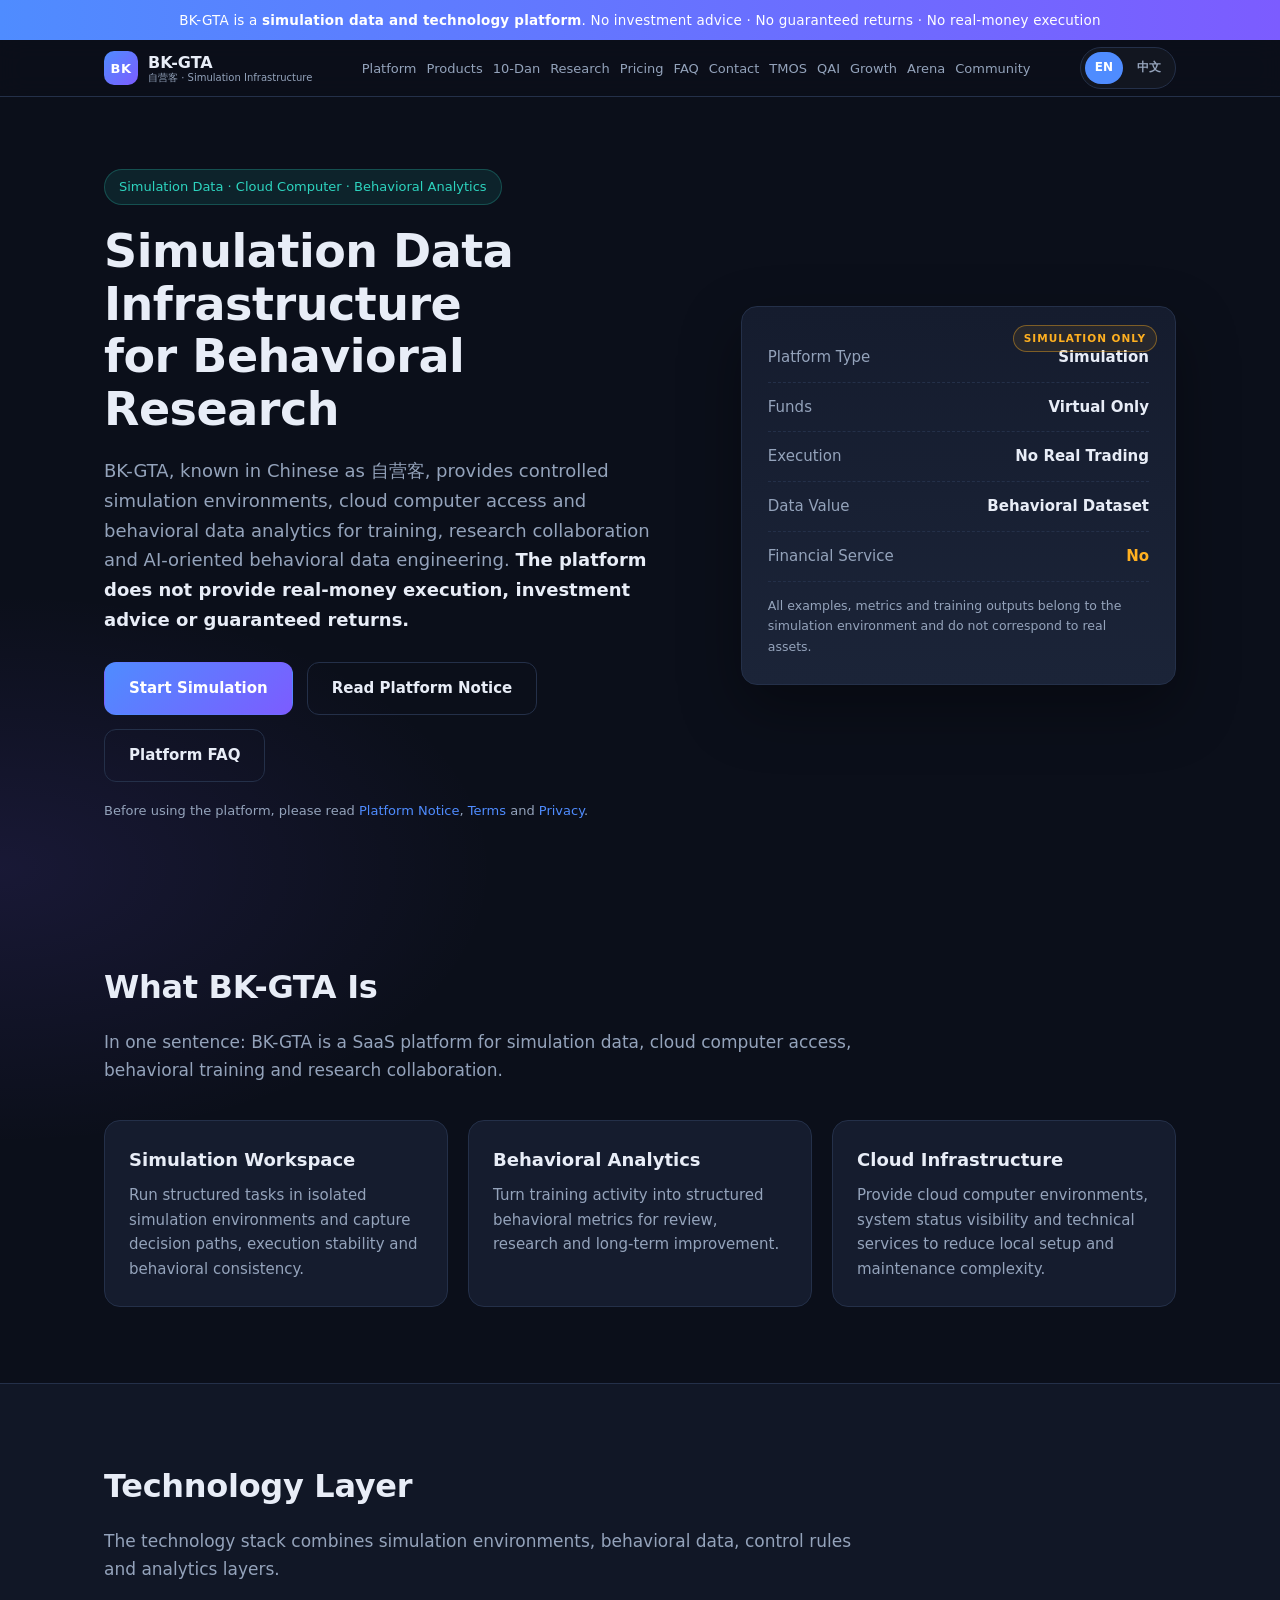
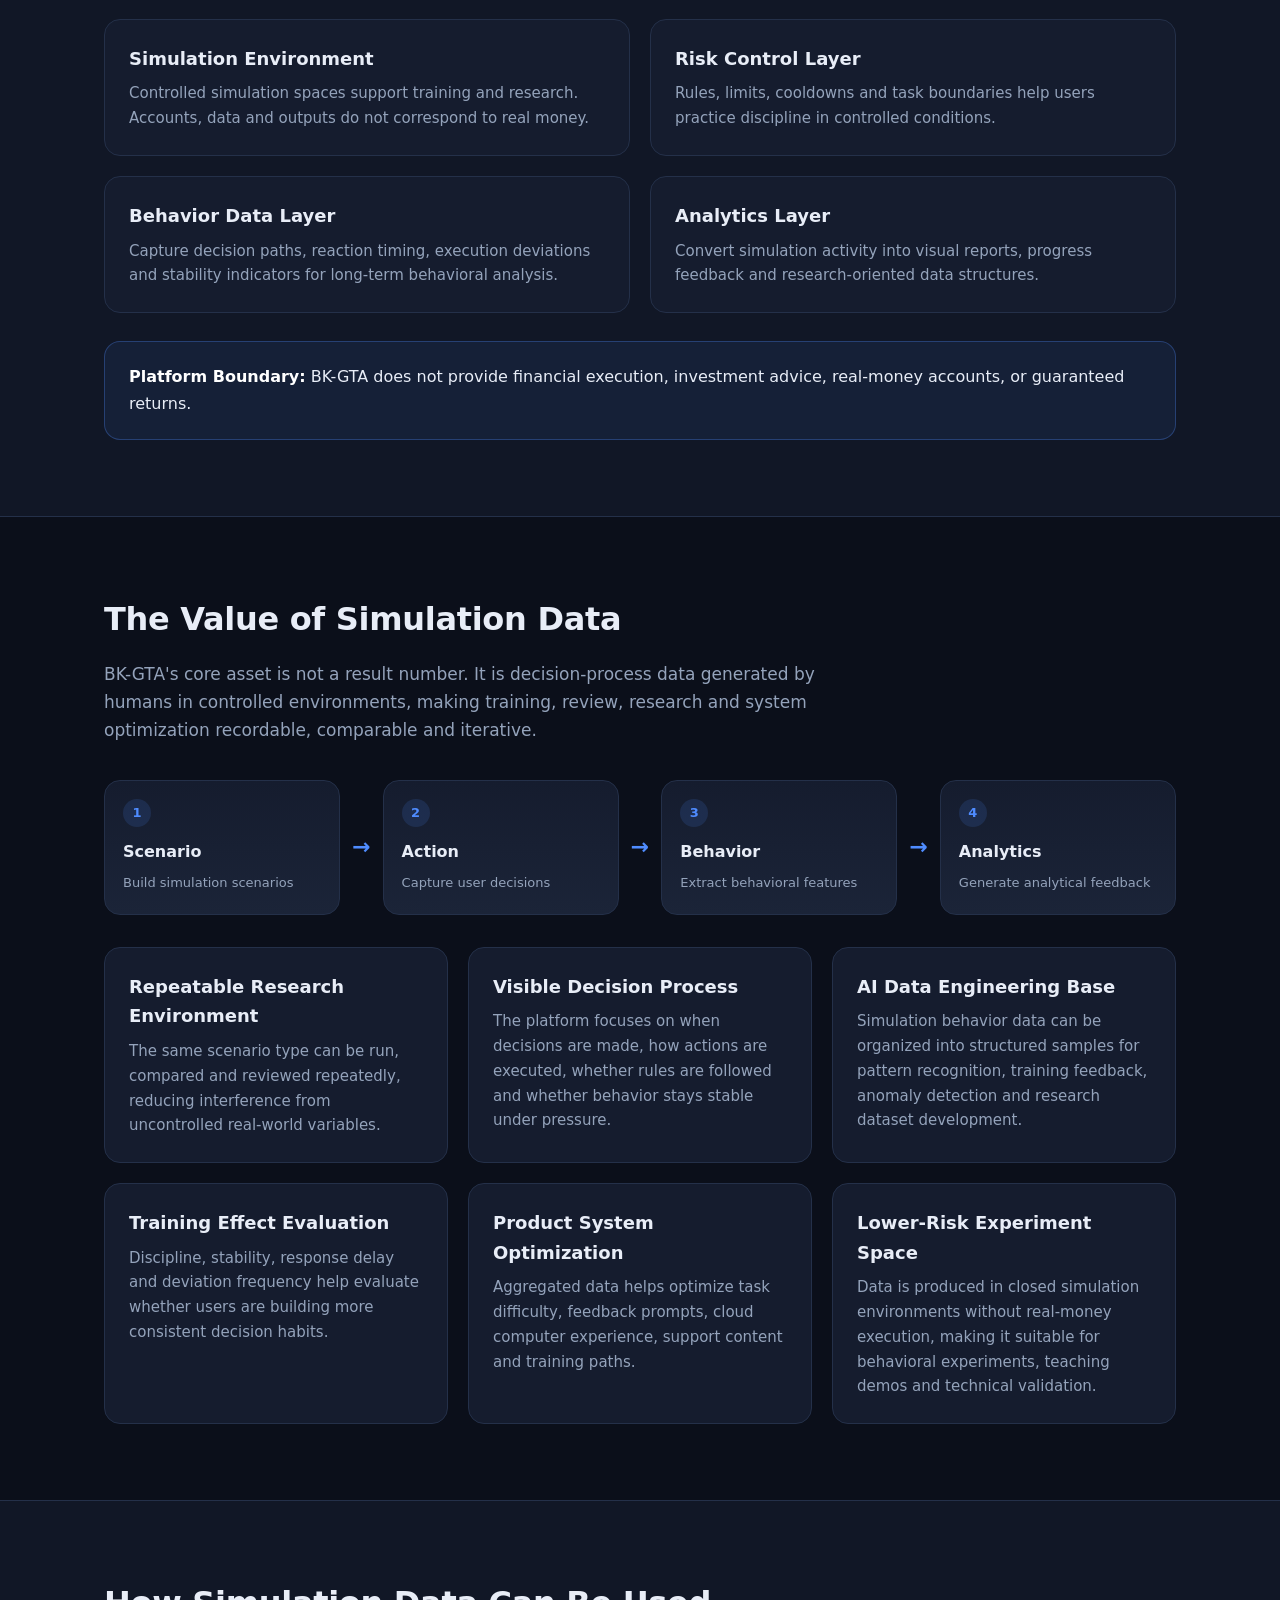
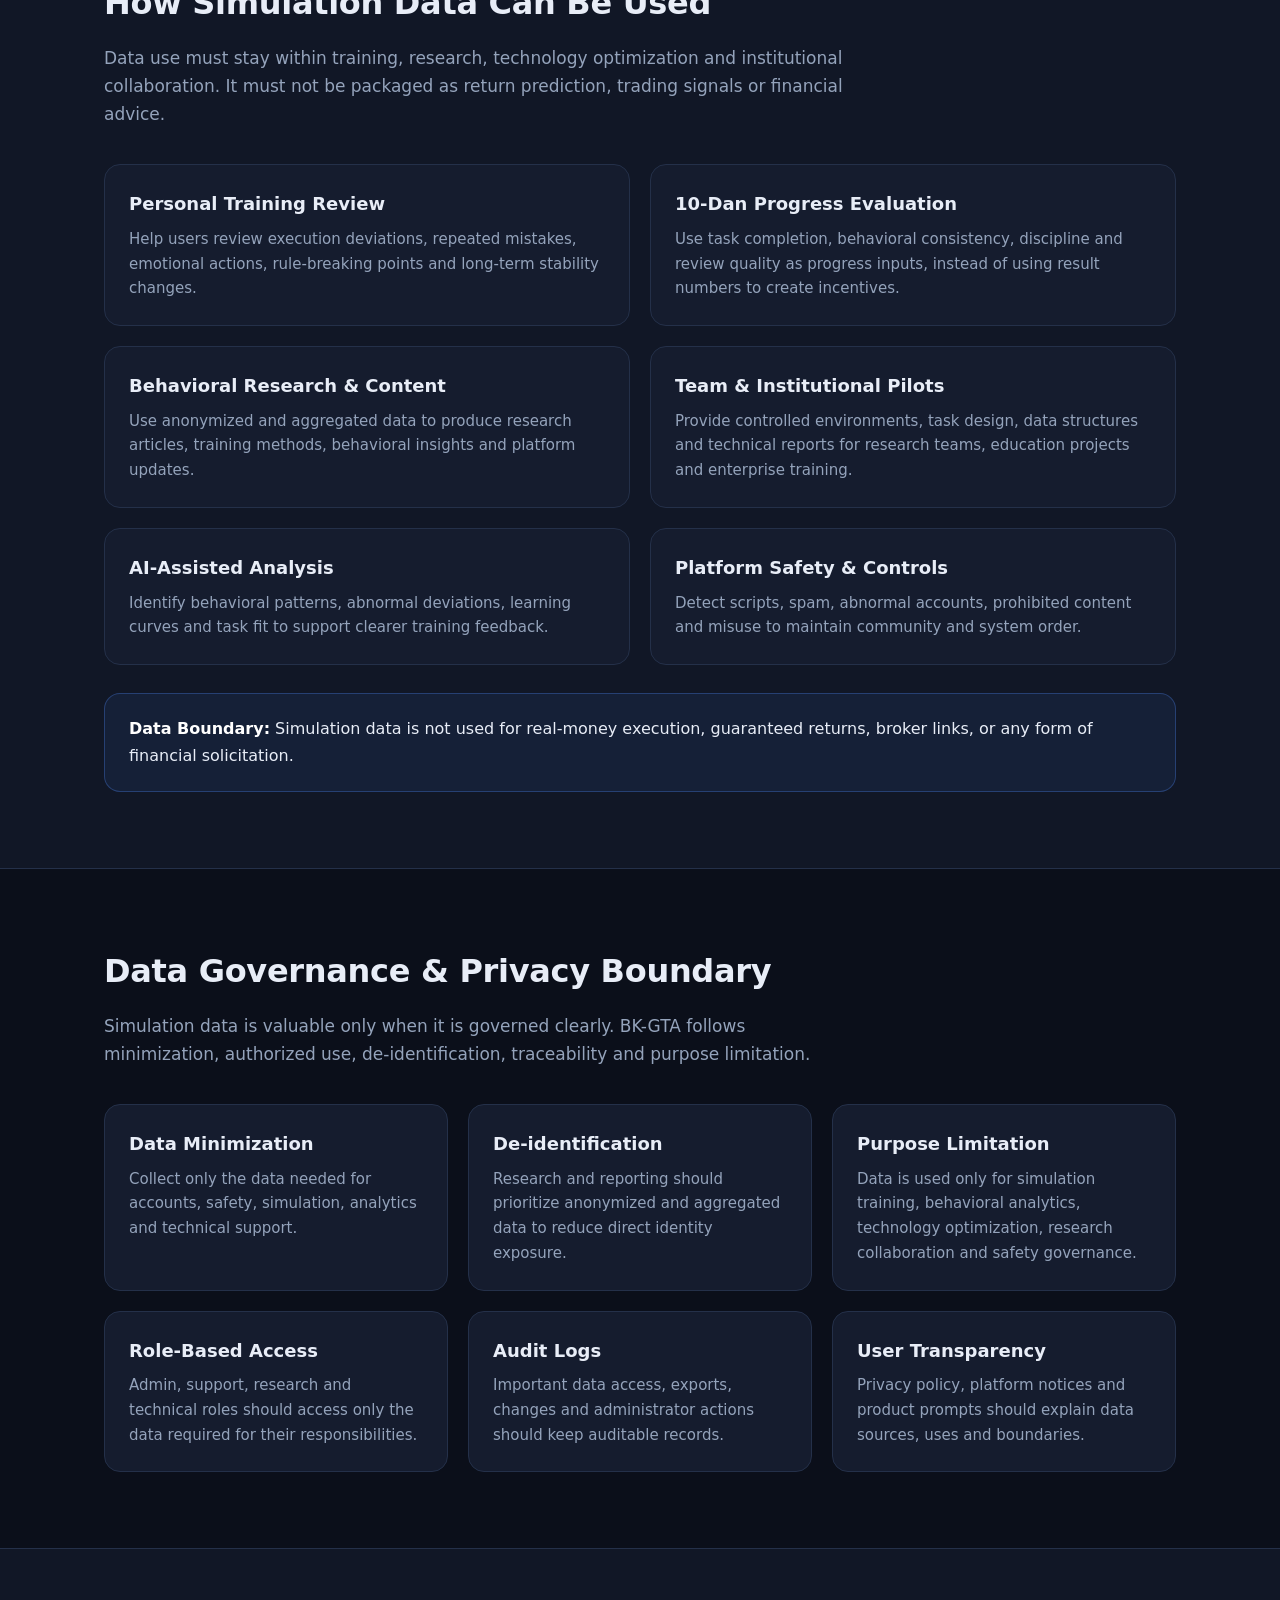
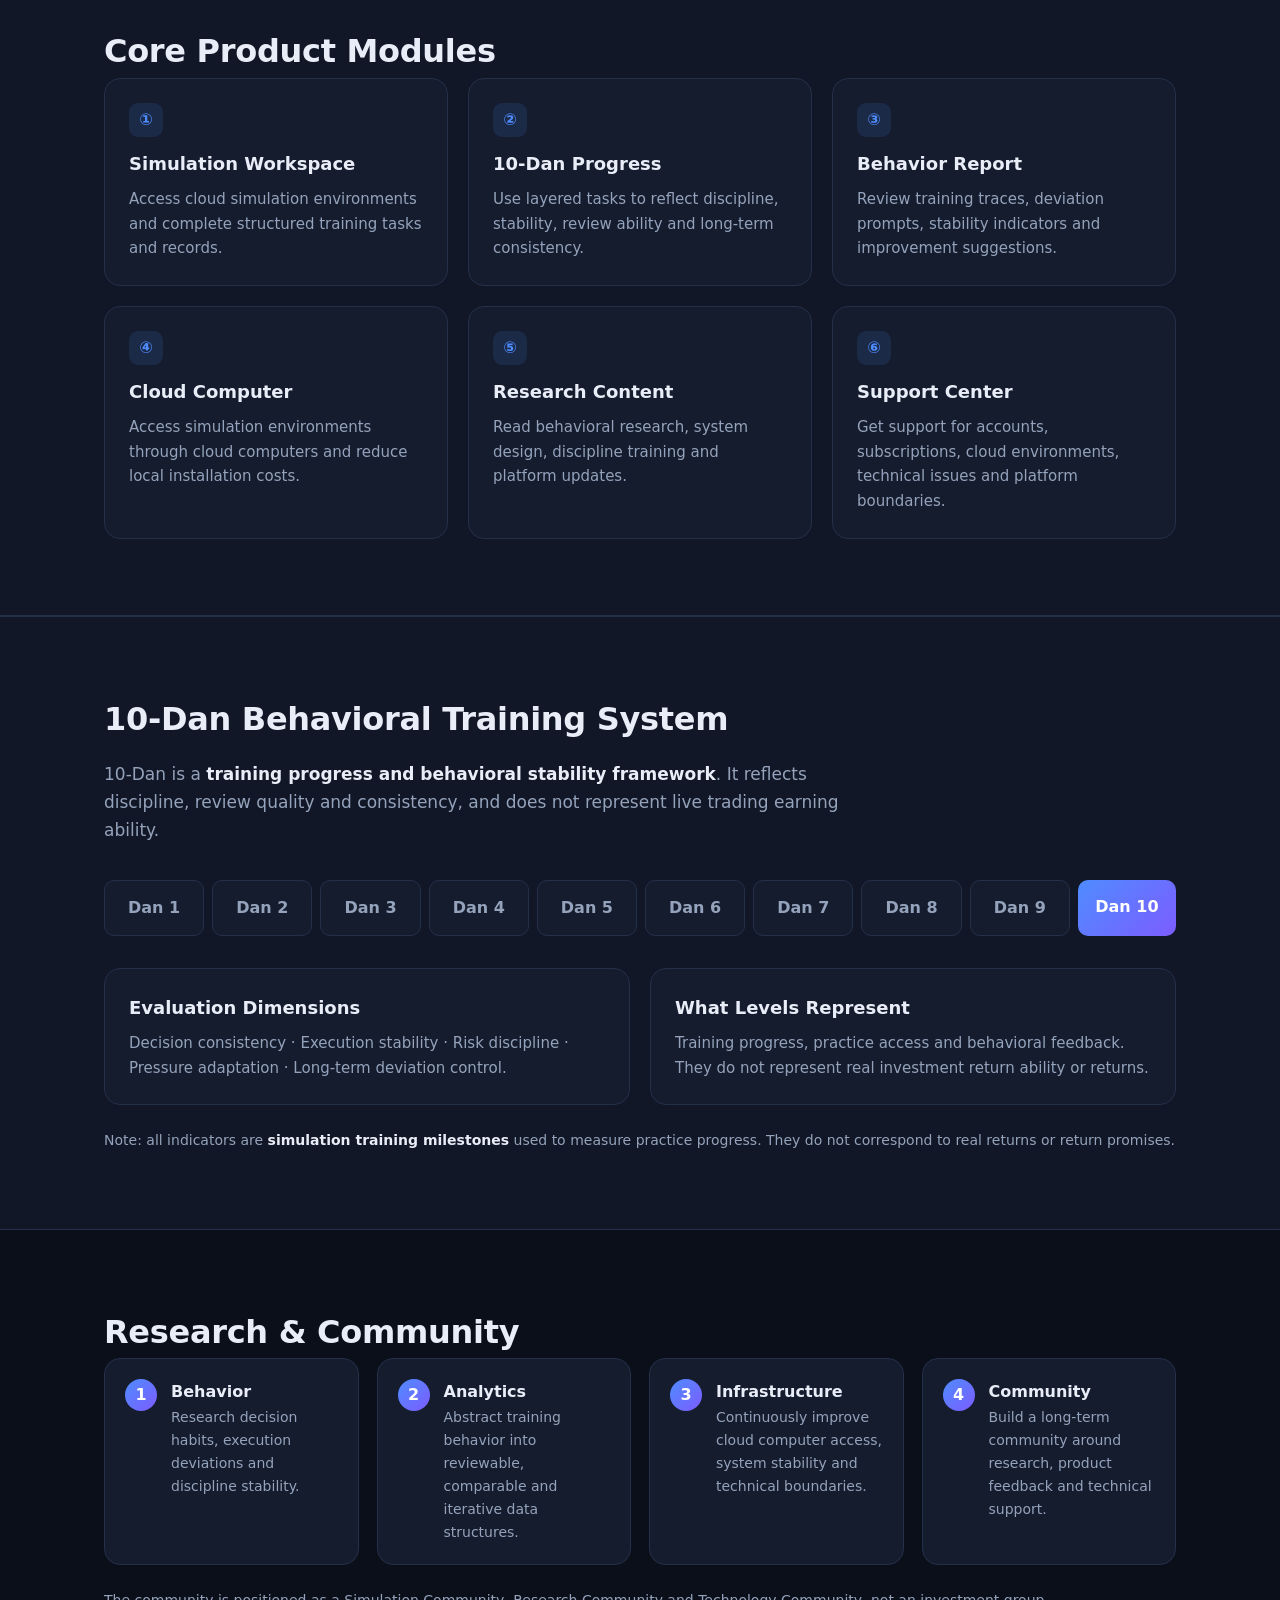
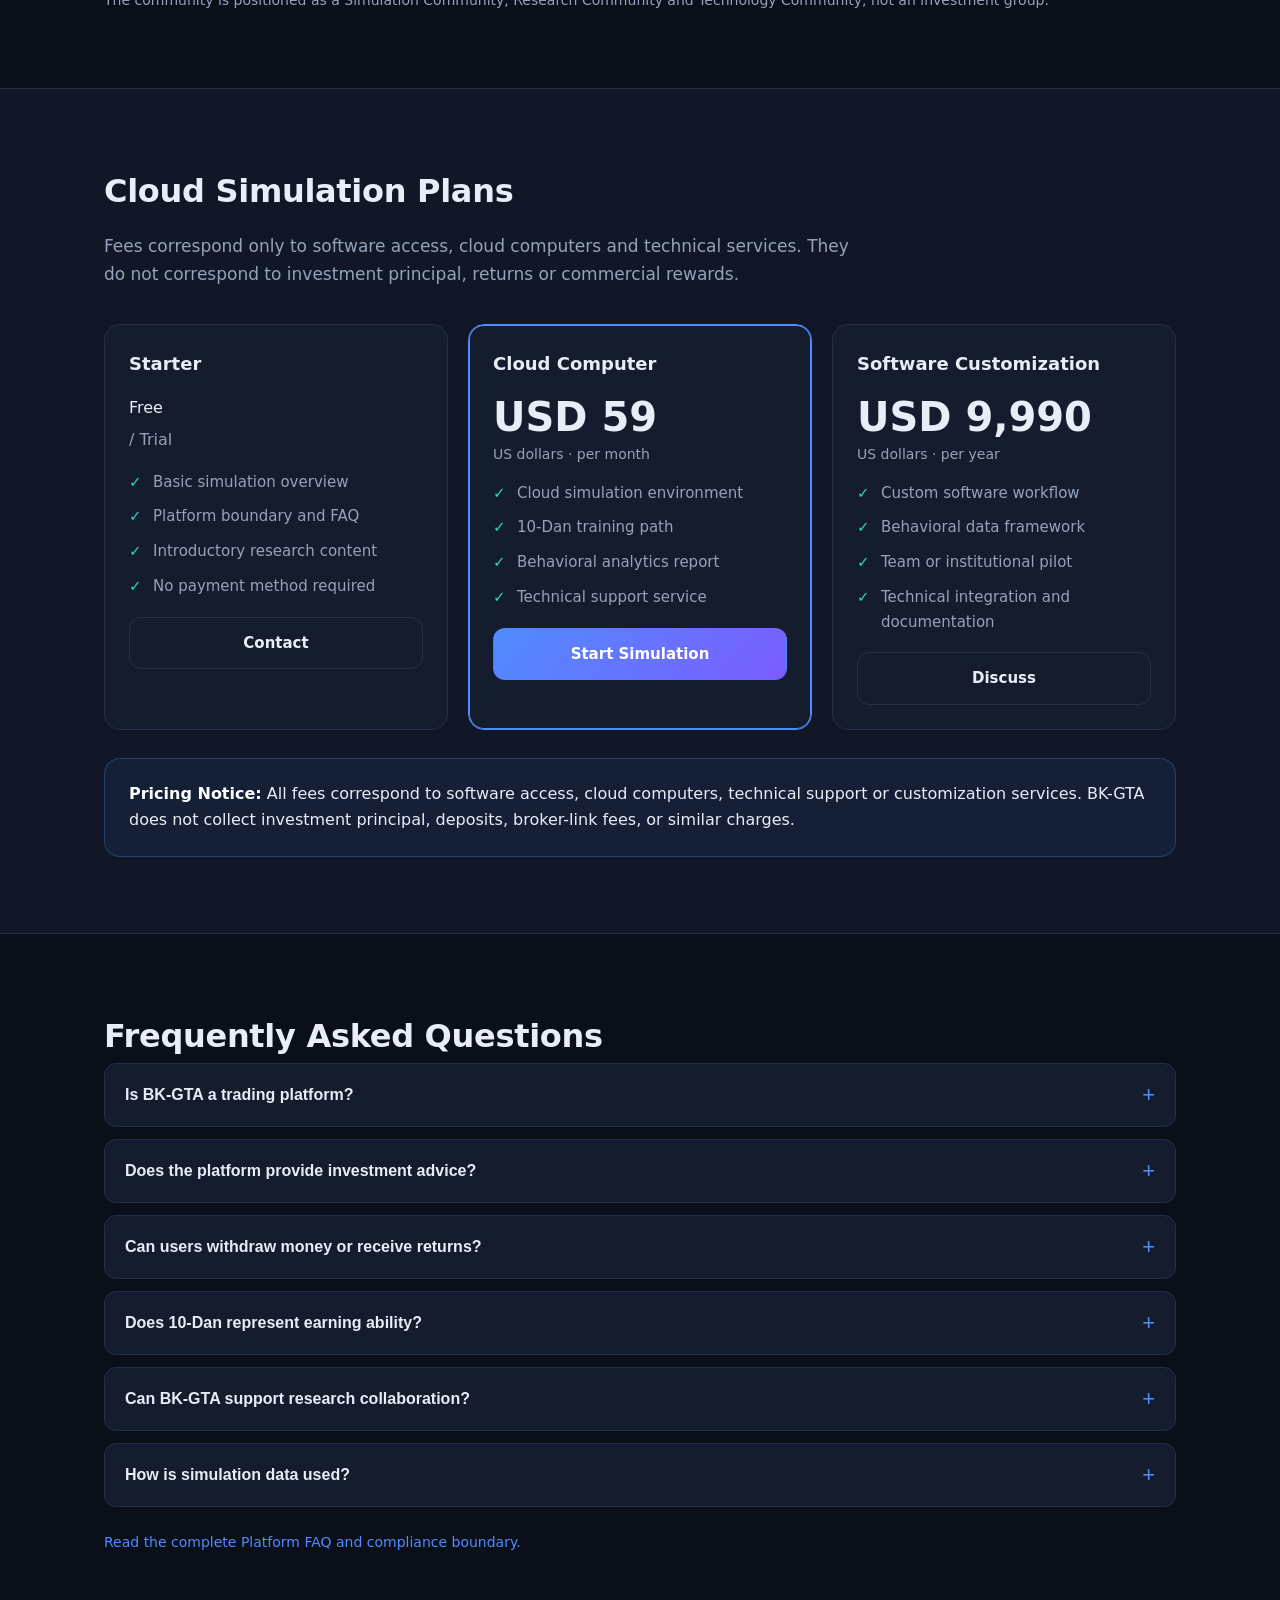
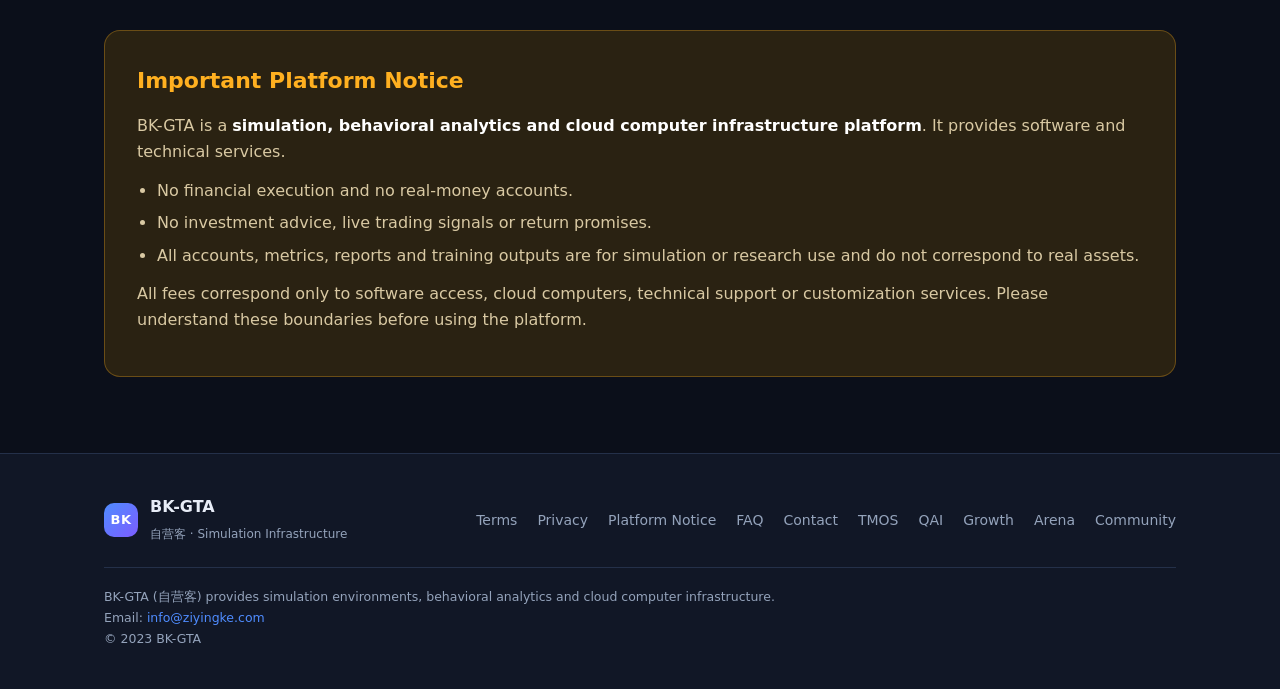
<file: index.html>
<!DOCTYPE html>
<html lang="en">
<head>
  <meta charset="UTF-8" />
  <meta name="viewport" content="width=device-width, initial-scale=1.0" />
  <title>BK-GTA | AI Behavioral Simulation & Infrastructure</title>
  <meta name="description" content="BK-GTA is a simulation data, cloud computer and behavioral analytics platform. Chinese brand name: 自营客. Official domain: ziyingke.com." />
  <link rel="preconnect" href="https://fonts.googleapis.com" />
  <link rel="stylesheet" href="assets/css/style.css" />
</head>
<body>
  <!-- 顶部合规提示条 -->
  <div class="topbar" role="note">
    <span data-en="BK-GTA is a <strong>simulation data and technology platform</strong>. No investment advice · No guaranteed returns · No real-money execution" data-zh="BK-GTA 是<strong>仿真数据与技术服务平台</strong>。不提供投资建议 · 不承诺收益 · 不涉及真实资金交易">BK-GTA is a <strong>simulation data and technology platform</strong>. No investment advice · No guaranteed returns · No real-money execution</span>
  </div>

  <!-- 导航 -->
  <header class="nav" id="nav">
    <div class="container nav-inner">
      <a class="brand" href="#top">
        <span class="brand-mark">BK</span>
        <span class="brand-text">BK-GTA<small data-en="自营客 · Simulation Infrastructure" data-zh="自营客 · 仿真基础设施">自营客 · Simulation Infrastructure</small></span>
      </a>
      <nav class="nav-links" id="navLinks">
        <a href="#what" data-en="Platform" data-zh="平台">Platform</a>
        <a href="#features" data-en="Products" data-zh="产品">Products</a>
        <a href="#rank">10-Dan</a>
        <a href="#research" data-en="Research" data-zh="研究">Research</a>
        <a href="#pricing" data-en="Pricing" data-zh="价格">Pricing</a>
        <a href="platform-faq.html">FAQ</a>
        <a href="contact.html" data-en="Contact" data-zh="联系">Contact</a>
        <a href="https://t.ziyingke.com/" target="_blank" rel="noopener noreferrer">TMOS</a>
        <a href="https://q.ziyingke.com/" target="_blank" rel="noopener noreferrer">QAI</a>
        <a href="https://g.ziyingke.com/" target="_blank" rel="noopener noreferrer" data-en="Growth" data-zh="成长引擎">Growth</a>
        <a href="https://ai.ziyingke.com/" target="_blank" rel="noopener noreferrer" data-en="Arena" data-zh="决策场">Arena</a>
        <a href="https://bkgta.com" target="_blank" rel="noopener noreferrer" data-en="Community" data-zh="社区">Community</a>
      </nav>
      <div class="lang-switch" aria-label="Language switcher">
        <button type="button" data-lang-switch="en">EN</button>
        <button type="button" data-lang-switch="zh">中文</button>
      </div>
      <button class="nav-toggle" id="navToggle" aria-label="Menu">☰</button>
    </div>
  </header>

  <main id="top">
    <!-- Hero -->
    <section class="hero">
      <div class="container hero-inner">
        <div class="hero-copy">
          <span class="pill" data-en="Simulation Data · Cloud Computer · Behavioral Analytics" data-zh="仿真数据 · 云电脑 · 行为分析">Simulation Data · Cloud Computer · Behavioral Analytics</span>
          <h1 data-en="Simulation Data Infrastructure<br/>for Behavioral Research" data-zh="面向行为研究的<br/>仿真数据基础设施">Simulation Data Infrastructure<br/>for Behavioral Research</h1>
          <p class="lead" data-en="BK-GTA, known in Chinese as 自营客, provides controlled simulation environments, cloud computer access and behavioral data analytics for training, research collaboration and AI-oriented behavioral data engineering. <strong>The platform does not provide real-money execution, investment advice or guaranteed returns.</strong>" data-zh="BK-GTA，中文名“自营客”，提供封闭仿真环境、云电脑访问与行为数据分析，用于训练、研究协作与 AI 行为数据工程。<strong>平台不提供真实资金交易、金融执行、投资建议或收益承诺。</strong>">
            BK-GTA, known in Chinese as 自营客, provides controlled simulation environments, cloud computer access and behavioral data analytics for training, research collaboration and AI-oriented behavioral data engineering.
            <strong>The platform does not provide real-money execution, investment advice or guaranteed returns.</strong>
          </p>
          <div class="hero-cta">
            <a class="btn btn-primary" href="#pricing">Start Simulation</a>
            <a class="btn btn-ghost" href="platform-notice.html" data-en="Read Platform Notice" data-zh="阅读平台声明">Read Platform Notice</a>
            <a class="btn btn-ghost" href="platform-faq.html" data-en="Platform FAQ" data-zh="平台 FAQ">Platform FAQ</a>
          </div>
          <p class="hero-fineprint" data-en="Before using the platform, please read <a href='platform-notice.html'>Platform Notice</a>, <a href='terms.html'>Terms</a> and <a href='privacy.html'>Privacy</a>." data-zh="使用前请阅读 <a href='platform-notice.html'>Platform Notice</a>、<a href='terms.html'>Terms</a> 与 <a href='privacy.html'>Privacy</a>。">Before using the platform, please read <a href="platform-notice.html">Platform Notice</a>, <a href="terms.html">Terms</a> and <a href="privacy.html">Privacy</a>.</p>
        </div>
        <div class="hero-card">
          <div class="sim-badge">SIMULATION ONLY</div>
          <div class="sim-row"><span>Platform Type</span><b>Simulation</b></div>
          <div class="sim-row"><span>Funds</span><b>Virtual Only</b></div>
          <div class="sim-row"><span>Execution</span><b>No Real Trading</b></div>
          <div class="sim-row"><span>Data Value</span><b>Behavioral Dataset</b></div>
          <div class="sim-row"><span>Financial Service</span><b class="no">No</b></div>
          <div class="sim-note" data-en="All examples, metrics and training outputs belong to the simulation environment and do not correspond to real assets." data-zh="所有示例、指标与训练结果均属于仿真环境，不对应真实资产。">All examples, metrics and training outputs belong to the simulation environment and do not correspond to real assets.</div>
        </div>
      </div>
    </section>

    <!-- 是什么 -->
    <section id="what" class="section">
      <div class="container">
        <h2 class="section-title" data-en="What BK-GTA Is" data-zh="BK-GTA 是什么">What BK-GTA Is</h2>
        <p class="section-sub" data-en="In one sentence: BK-GTA is a SaaS platform for simulation data, cloud computer access, behavioral training and research collaboration." data-zh="一句话：BK-GTA 是一个用于仿真数据、云电脑访问、行为训练与研究协作的 SaaS 技术平台。">In one sentence: BK-GTA is a SaaS platform for simulation data, cloud computer access, behavioral training and research collaboration.</p>
        <div class="grid grid-3">
          <div class="card">
            <h3>Simulation Workspace</h3>
            <p data-en="Run structured tasks in isolated simulation environments and capture decision paths, execution stability and behavioral consistency." data-zh="在隔离的仿真环境中完成训练任务，记录决策路径、执行稳定性与行为一致性。">Run structured tasks in isolated simulation environments and capture decision paths, execution stability and behavioral consistency.</p>
          </div>
          <div class="card">
            <h3>Behavioral Analytics</h3>
            <p data-en="Turn training activity into structured behavioral metrics for review, research and long-term improvement." data-zh="将训练过程转化为结构化行为指标，用于复盘、研究与长期改进。">Turn training activity into structured behavioral metrics for review, research and long-term improvement.</p>
          </div>
          <div class="card">
            <h3>Cloud Infrastructure</h3>
            <p data-en="Provide cloud computer environments, system status visibility and technical services to reduce local setup and maintenance complexity." data-zh="提供云端运行环境、系统状态说明与技术服务，降低本地配置和维护复杂度。">Provide cloud computer environments, system status visibility and technical services to reduce local setup and maintenance complexity.</p>
          </div>
        </div>
      </div>
    </section>

    <!-- Technology -->
    <section id="technology" class="section section-alt">
      <div class="container">
        <h2 class="section-title">Technology Layer</h2>
        <p class="section-sub" data-en="The technology stack combines simulation environments, behavioral data, control rules and analytics layers." data-zh="平台以仿真环境、行为数据、风险约束与分析层构成基础技术栈。">The technology stack combines simulation environments, behavioral data, control rules and analytics layers.</p>
        <div class="grid grid-2">
          <div class="card">
            <h3>Simulation Environment</h3>
            <p data-en="Controlled simulation spaces support training and research. Accounts, data and outputs do not correspond to real money." data-zh="封闭仿真空间用于训练与研究，所有账户、数据和结果均不对应真实资金。">Controlled simulation spaces support training and research. Accounts, data and outputs do not correspond to real money.</p>
          </div>
          <div class="card">
            <h3>Risk Control Layer</h3>
            <p data-en="Rules, limits, cooldowns and task boundaries help users practice discipline in controlled conditions." data-zh="通过规则、限制、冷静期和任务边界，帮助用户在可控环境中练习纪律。">Rules, limits, cooldowns and task boundaries help users practice discipline in controlled conditions.</p>
          </div>
          <div class="card">
            <h3>Behavior Data Layer</h3>
            <p data-en="Capture decision paths, reaction timing, execution deviations and stability indicators for long-term behavioral analysis." data-zh="记录决策路径、反应时间、执行偏差和稳定性指标，支持长期行为分析。">Capture decision paths, reaction timing, execution deviations and stability indicators for long-term behavioral analysis.</p>
          </div>
          <div class="card">
            <h3>Analytics Layer</h3>
            <p data-en="Convert simulation activity into visual reports, progress feedback and research-oriented data structures." data-zh="将训练行为转化为可视化报告、进度反馈与研究数据结构。">Convert simulation activity into visual reports, progress feedback and research-oriented data structures.</p>
          </div>
        </div>
        <div class="callout">
          <span data-en="<strong>Platform Boundary:</strong> BK-GTA does not provide financial execution, investment advice, real-money accounts, or guaranteed returns." data-zh="<strong>平台边界：</strong>BK-GTA 不提供金融执行、投资建议、真实资金账户、收益承诺。"><strong>Platform Boundary:</strong> BK-GTA does not provide financial execution, investment advice, real-money accounts, or guaranteed returns.</span>
        </div>
      </div>
    </section>

    <!-- Data Value -->
    <section id="data-value" class="section">
      <div class="container">
        <h2 class="section-title" data-en="The Value of Simulation Data" data-zh="仿真数据的价值">The Value of Simulation Data</h2>
        <p class="section-sub" data-en="BK-GTA's core asset is not a result number. It is decision-process data generated by humans in controlled environments, making training, review, research and system optimization recordable, comparable and iterative." data-zh="BK-GTA 的核心资产不是“结果数字”，而是人在受控环境中的决策过程数据。它让训练、复盘、研究和系统优化变得可记录、可比较、可迭代。">BK-GTA's core asset is not a result number. It is decision-process data generated by humans in controlled environments, making training, review, research and system optimization recordable, comparable and iterative.</p>
        <div class="data-flow" aria-label="simulation data flow">
          <div class="flow-step"><span>1</span><strong>Scenario</strong><small data-en="Build simulation scenarios" data-zh="构建仿真场景">Build simulation scenarios</small></div>
          <div class="flow-arrow">→</div>
          <div class="flow-step"><span>2</span><strong>Action</strong><small data-en="Capture user decisions" data-zh="记录用户决策">Capture user decisions</small></div>
          <div class="flow-arrow">→</div>
          <div class="flow-step"><span>3</span><strong>Behavior</strong><small data-en="Extract behavioral features" data-zh="提取行为特征">Extract behavioral features</small></div>
          <div class="flow-arrow">→</div>
          <div class="flow-step"><span>4</span><strong>Analytics</strong><small data-en="Generate analytical feedback" data-zh="生成分析反馈">Generate analytical feedback</small></div>
        </div>
        <div class="grid grid-3">
          <div class="card">
            <h3 data-en="Repeatable Research Environment" data-zh="可重复的研究环境">Repeatable Research Environment</h3>
            <p data-en="The same scenario type can be run, compared and reviewed repeatedly, reducing interference from uncontrolled real-world variables." data-zh="同一类场景可以被多次运行、对比和复盘，减少真实环境中不可控因素对研究结果的干扰。">The same scenario type can be run, compared and reviewed repeatedly, reducing interference from uncontrolled real-world variables.</p>
          </div>
          <div class="card">
            <h3 data-en="Visible Decision Process" data-zh="行为过程可见">Visible Decision Process</h3>
            <p data-en="The platform focuses on when decisions are made, how actions are executed, whether rules are followed and whether behavior stays stable under pressure." data-zh="平台关注何时决策、如何执行、是否偏离规则、在压力下是否稳定，而不是单一的最终结果。">The platform focuses on when decisions are made, how actions are executed, whether rules are followed and whether behavior stays stable under pressure.</p>
          </div>
          <div class="card">
            <h3 data-en="AI Data Engineering Base" data-zh="AI 数据工程基础">AI Data Engineering Base</h3>
            <p data-en="Simulation behavior data can be organized into structured samples for pattern recognition, training feedback, anomaly detection and research dataset development." data-zh="仿真行为数据可被整理为结构化样本，用于模式识别、训练反馈、异常行为检测和研究型数据集建设。">Simulation behavior data can be organized into structured samples for pattern recognition, training feedback, anomaly detection and research dataset development.</p>
          </div>
          <div class="card">
            <h3 data-en="Training Effect Evaluation" data-zh="训练效果评估">Training Effect Evaluation</h3>
            <p data-en="Discipline, stability, response delay and deviation frequency help evaluate whether users are building more consistent decision habits." data-zh="通过纪律性、稳定性、反应延迟、偏差频率等指标，评估用户是否形成更一致的决策习惯。">Discipline, stability, response delay and deviation frequency help evaluate whether users are building more consistent decision habits.</p>
          </div>
          <div class="card">
            <h3 data-en="Product System Optimization" data-zh="产品系统优化">Product System Optimization</h3>
            <p data-en="Aggregated data helps optimize task difficulty, feedback prompts, cloud computer experience, support content and training paths." data-zh="聚合数据可帮助平台优化任务难度、提示机制、云环境体验、支持文档和训练路径。">Aggregated data helps optimize task difficulty, feedback prompts, cloud computer experience, support content and training paths.</p>
          </div>
          <div class="card">
            <h3 data-en="Lower-Risk Experiment Space" data-zh="低风险实验空间">Lower-Risk Experiment Space</h3>
            <p data-en="Data is produced in closed simulation environments without real-money execution, making it suitable for behavioral experiments, teaching demos and technical validation." data-zh="所有数据产生于封闭仿真环境，不涉及真实资金执行，更适合开展行为实验、教学演示和技术验证。">Data is produced in closed simulation environments without real-money execution, making it suitable for behavioral experiments, teaching demos and technical validation.</p>
          </div>
        </div>
      </div>
    </section>

    <!-- Data Use Cases -->
    <section id="data-use" class="section section-alt">
      <div class="container">
        <h2 class="section-title" data-en="How Simulation Data Can Be Used" data-zh="仿真数据可以用于什么">How Simulation Data Can Be Used</h2>
        <p class="section-sub" data-en="Data use must stay within training, research, technology optimization and institutional collaboration. It must not be packaged as return prediction, trading signals or financial advice." data-zh="数据用途必须围绕训练、研究、技术优化和机构协作，不能被包装为收益预测、交易信号或金融建议。">Data use must stay within training, research, technology optimization and institutional collaboration. It must not be packaged as return prediction, trading signals or financial advice.</p>
        <div class="grid grid-2">
          <div class="card">
            <h3 data-en="Personal Training Review" data-zh="个人训练复盘">Personal Training Review</h3>
            <p data-en="Help users review execution deviations, repeated mistakes, emotional actions, rule-breaking points and long-term stability changes." data-zh="帮助用户查看执行偏差、重复错误、情绪化操作、规则破坏点和长期稳定性变化。">Help users review execution deviations, repeated mistakes, emotional actions, rule-breaking points and long-term stability changes.</p>
          </div>
          <div class="card">
            <h3 data-en="10-Dan Progress Evaluation" data-zh="10-Dan 进阶评估">10-Dan Progress Evaluation</h3>
            <p data-en="Use task completion, behavioral consistency, discipline and review quality as progress inputs, instead of using result numbers to create incentives." data-zh="将任务完成度、行为一致性、纪律执行和复盘质量作为进阶参考，而不是用结果数字制造刺激。">Use task completion, behavioral consistency, discipline and review quality as progress inputs, instead of using result numbers to create incentives.</p>
          </div>
          <div class="card">
            <h3 data-en="Behavioral Research & Content" data-zh="行为研究与内容生产">Behavioral Research & Content</h3>
            <p data-en="Use anonymized and aggregated data to produce research articles, training methods, behavioral insights and platform updates." data-zh="基于匿名化、聚合化数据产出研究文章、训练方法、行为洞察和平台更新说明。">Use anonymized and aggregated data to produce research articles, training methods, behavioral insights and platform updates.</p>
          </div>
          <div class="card">
            <h3 data-en="Team & Institutional Pilots" data-zh="团队与机构试点">Team & Institutional Pilots</h3>
            <p data-en="Provide controlled environments, task design, data structures and technical reports for research teams, education projects and enterprise training." data-zh="为研究团队、教育项目或企业训练提供受控环境、任务设计、数据结构和技术报告。">Provide controlled environments, task design, data structures and technical reports for research teams, education projects and enterprise training.</p>
          </div>
          <div class="card">
            <h3 data-en="AI-Assisted Analysis" data-zh="AI 辅助分析">AI-Assisted Analysis</h3>
            <p data-en="Identify behavioral patterns, abnormal deviations, learning curves and task fit to support clearer training feedback." data-zh="用于识别行为模式、异常偏差、学习曲线和任务适配度，辅助生成更清晰的训练反馈。">Identify behavioral patterns, abnormal deviations, learning curves and task fit to support clearer training feedback.</p>
          </div>
          <div class="card">
            <h3 data-en="Platform Safety & Controls" data-zh="平台安全与风控">Platform Safety & Controls</h3>
            <p data-en="Detect scripts, spam, abnormal accounts, prohibited content and misuse to maintain community and system order." data-zh="用于识别脚本、刷量、异常账号、违规内容和不当使用，维护社区与系统秩序。">Detect scripts, spam, abnormal accounts, prohibited content and misuse to maintain community and system order.</p>
          </div>
        </div>
        <div class="callout">
          <span data-en="<strong>Data Boundary:</strong> Simulation data is not used for real-money execution, guaranteed returns, broker links, or any form of financial solicitation." data-zh="<strong>Data Boundary：</strong>仿真数据不用于真实交易执行、收益承诺、开户链接或任何形式的金融诱导。"><strong>Data Boundary:</strong> Simulation data is not used for real-money execution, guaranteed returns, broker links, or any form of financial solicitation.</span>
        </div>
      </div>
    </section>

    <!-- Data Governance -->
    <section id="data-governance" class="section">
      <div class="container">
        <h2 class="section-title" data-en="Data Governance & Privacy Boundary" data-zh="数据治理与隐私边界">Data Governance & Privacy Boundary</h2>
        <p class="section-sub" data-en="Simulation data is valuable only when it is governed clearly. BK-GTA follows minimization, authorized use, de-identification, traceability and purpose limitation." data-zh="仿真数据有价值，但必须被清晰治理。BK-GTA 的数据体系应遵循最小必要、授权使用、去标识化、可追溯和用途限制。">Simulation data is valuable only when it is governed clearly. BK-GTA follows minimization, authorized use, de-identification, traceability and purpose limitation.</p>
        <div class="grid grid-3">
          <div class="card"><h3 data-en="Data Minimization" data-zh="最小必要采集">Data Minimization</h3><p data-en="Collect only the data needed for accounts, safety, simulation, analytics and technical support." data-zh="只采集完成账户、安全、仿真、分析和技术支持所需的数据。">Collect only the data needed for accounts, safety, simulation, analytics and technical support.</p></div>
          <div class="card"><h3 data-en="De-identification" data-zh="去标识化处理">De-identification</h3><p data-en="Research and reporting should prioritize anonymized and aggregated data to reduce direct identity exposure." data-zh="研究与报告优先使用匿名化、聚合化数据，减少直接身份暴露。">Research and reporting should prioritize anonymized and aggregated data to reduce direct identity exposure.</p></div>
          <div class="card"><h3 data-en="Purpose Limitation" data-zh="用途限制">Purpose Limitation</h3><p data-en="Data is used only for simulation training, behavioral analytics, technology optimization, research collaboration and safety governance." data-zh="数据仅用于仿真训练、行为分析、技术优化、研究合作和安全治理。">Data is used only for simulation training, behavioral analytics, technology optimization, research collaboration and safety governance.</p></div>
          <div class="card"><h3 data-en="Role-Based Access" data-zh="权限分级">Role-Based Access</h3><p data-en="Admin, support, research and technical roles should access only the data required for their responsibilities." data-zh="后台、客服、研究和技术角色应按最小权限访问必要数据。">Admin, support, research and technical roles should access only the data required for their responsibilities.</p></div>
          <div class="card"><h3 data-en="Audit Logs" data-zh="日志审计">Audit Logs</h3><p data-en="Important data access, exports, changes and administrator actions should keep auditable records." data-zh="关键数据访问、导出、修改和管理员操作应保留审计记录。">Important data access, exports, changes and administrator actions should keep auditable records.</p></div>
          <div class="card"><h3 data-en="User Transparency" data-zh="用户透明">User Transparency</h3><p data-en="Privacy policy, platform notices and product prompts should explain data sources, uses and boundaries." data-zh="通过隐私政策、平台声明和产品提示说明数据来源、用途和边界。">Privacy policy, platform notices and product prompts should explain data sources, uses and boundaries.</p></div>
        </div>
      </div>
    </section>

    <!-- 功能 -->
    <section id="features" class="section section-alt">
      <div class="container">
        <h2 class="section-title" data-en="Core Product Modules" data-zh="核心产品模块">Core Product Modules</h2>
        <div class="grid grid-3">
          <div class="card"><div class="ic">①</div><h3>Simulation Workspace</h3><p data-en="Access cloud simulation environments and complete structured training tasks and records." data-zh="进入云端仿真环境，完成结构化训练任务与记录。">Access cloud simulation environments and complete structured training tasks and records.</p></div>
          <div class="card"><div class="ic">②</div><h3>10-Dan Progress</h3><p data-en="Use layered tasks to reflect discipline, stability, review ability and long-term consistency." data-zh="用分层任务反馈纪律、稳定性、复盘能力与长期一致性。">Use layered tasks to reflect discipline, stability, review ability and long-term consistency.</p></div>
          <div class="card"><div class="ic">③</div><h3>Behavior Report</h3><p data-en="Review training traces, deviation prompts, stability indicators and improvement suggestions." data-zh="查看训练轨迹、偏差提醒、稳定性指标与改进建议。">Review training traces, deviation prompts, stability indicators and improvement suggestions.</p></div>
          <div class="card"><div class="ic">④</div><h3>Cloud Computer</h3><p data-en="Access simulation environments through cloud computers and reduce local installation costs." data-zh="通过云电脑访问仿真环境，减少本地安装成本。">Access simulation environments through cloud computers and reduce local installation costs.</p></div>
          <div class="card"><div class="ic">⑤</div><h3>Research Content</h3><p data-en="Read behavioral research, system design, discipline training and platform updates." data-zh="阅读行为研究、系统设计、纪律训练与平台更新内容。">Read behavioral research, system design, discipline training and platform updates.</p></div>
          <div class="card"><div class="ic">⑥</div><h3>Support Center</h3><p data-en="Get support for accounts, subscriptions, cloud environments, technical issues and platform boundaries." data-zh="获取账号、订阅、云环境、技术问题与平台边界说明支持。">Get support for accounts, subscriptions, cloud environments, technical issues and platform boundaries.</p></div>
        </div>
      </div>
    </section>

    <!-- 段位说明 -->
    <section id="rank" class="section section-alt">
      <div class="container">
        <h2 class="section-title" data-en="10-Dan Behavioral Training System" data-zh="10-Dan 行为训练体系">10-Dan Behavioral Training System</h2>
        <p class="section-sub" data-en="10-Dan is a <strong>training progress and behavioral stability framework</strong>. It reflects discipline, review quality and consistency, and does not represent live trading earning ability." data-zh="10-Dan 是<strong>训练进度与行为稳定性标尺</strong>，用于反馈纪律、复盘与一致性，不代表实盘收益能力。">10-Dan is a <strong>training progress and behavioral stability framework</strong>. It reflects discipline, review quality and consistency, and does not represent live trading earning ability.</p>
        <div class="rank-strip">
          <span data-en="Dan 1" data-zh="1段">Dan 1</span><span data-en="Dan 2" data-zh="2段">Dan 2</span><span data-en="Dan 3" data-zh="3段">Dan 3</span><span data-en="Dan 4" data-zh="4段">Dan 4</span><span data-en="Dan 5" data-zh="5段">Dan 5</span>
          <span data-en="Dan 6" data-zh="6段">Dan 6</span><span data-en="Dan 7" data-zh="7段">Dan 7</span><span data-en="Dan 8" data-zh="8段">Dan 8</span><span data-en="Dan 9" data-zh="9段">Dan 9</span><span class="top" data-en="Dan 10" data-zh="10段">Dan 10</span>
        </div>
        <div class="grid grid-2">
          <div class="card"><h3 data-en="Evaluation Dimensions" data-zh="评估维度">Evaluation Dimensions</h3><p data-en="Decision consistency · Execution stability · Risk discipline · Pressure adaptation · Long-term deviation control." data-zh="决策一致性 · 执行稳定性 · 风险纪律 · 压力适应 · 长周期偏差控制。">Decision consistency · Execution stability · Risk discipline · Pressure adaptation · Long-term deviation control.</p></div>
          <div class="card"><h3 data-en="What Levels Represent" data-zh="段位代表">What Levels Represent</h3><p data-en="Training progress, practice access and behavioral feedback. They do not represent real investment return ability or returns." data-zh="训练进度、练习权限与行为反馈。不代表真实投资收益能力或回报。">Training progress, practice access and behavioral feedback. They do not represent real investment return ability or returns.</p></div>
        </div>
        <p class="note-line" data-en="Note: all indicators are <strong>simulation training milestones</strong> used to measure practice progress. They do not correspond to real returns or return promises." data-zh="说明：所有指标仅为<strong>仿真训练里程碑</strong>，用于衡量练习进度，不对应任何真实收益或回报承诺。">Note: all indicators are <strong>simulation training milestones</strong> used to measure practice progress. They do not correspond to real returns or return promises.</p>
      </div>
    </section>

    <!-- Research -->
    <section id="research" class="section">
      <div class="container">
        <h2 class="section-title">Research & Community</h2>
        <div class="timeline">
          <div class="step"><div class="step-num">1</div><div><h3>Behavior</h3><p data-en="Research decision habits, execution deviations and discipline stability." data-zh="围绕决策习惯、执行偏差与纪律稳定性开展内容研究。">Research decision habits, execution deviations and discipline stability.</p></div></div>
          <div class="step"><div class="step-num">2</div><div><h3>Analytics</h3><p data-en="Abstract training behavior into reviewable, comparable and iterative data structures." data-zh="将训练行为抽象为可复盘、可比较、可迭代的数据结构。">Abstract training behavior into reviewable, comparable and iterative data structures.</p></div></div>
          <div class="step"><div class="step-num">3</div><div><h3>Infrastructure</h3><p data-en="Continuously improve cloud computer access, system stability and technical boundaries." data-zh="持续优化云环境、访问体验、系统稳定性与技术边界。">Continuously improve cloud computer access, system stability and technical boundaries.</p></div></div>
          <div class="step"><div class="step-num">4</div><div><h3>Community</h3><p data-en="Build a long-term community around research, product feedback and technical support." data-zh="建设以研究、产品反馈和技术支持为核心的长期社区。">Build a long-term community around research, product feedback and technical support.</p></div></div>
        </div>
        <p class="note-line" data-en="The community is positioned as a Simulation Community, Research Community and Technology Community, not an investment group." data-zh="社区定位为 Simulation Community / Research Community / Technology Community，不是投资社群。">The community is positioned as a Simulation Community, Research Community and Technology Community, not an investment group.</p>
      </div>
    </section>

    <!-- 价格 -->
    <section id="pricing" class="section section-alt">
      <div class="container">
        <h2 class="section-title" data-en="Cloud Simulation Plans" data-zh="云端仿真方案">Cloud Simulation Plans</h2>
        <p class="section-sub" data-en="Fees correspond only to software access, cloud computers and technical services. They do not correspond to investment principal, returns or commercial rewards." data-zh="费用仅对应软件访问、云电脑与技术服务，不对应任何投资本金、收益或商业回报。">Fees correspond only to software access, cloud computers and technical services. They do not correspond to investment principal, returns or commercial rewards.</p>
        <div class="grid grid-3 pricing">
          <div class="card price-card">
            <h3>Starter</h3>
            <div class="price">Free<small>/ Trial</small></div>
            <ul>
              <li data-en="Basic simulation overview" data-zh="基础仿真说明">Basic simulation overview</li>
              <li data-en="Platform boundary and FAQ" data-zh="平台边界与 FAQ">Platform boundary and FAQ</li>
              <li data-en="Introductory research content" data-zh="入门研究内容">Introductory research content</li>
              <li data-en="No payment method required" data-zh="无需绑定支付方式">No payment method required</li>
            </ul>
            <a class="btn btn-ghost" href="contact.html">Contact</a>
          </div>
          <div class="card price-card highlight">
            <h3 data-en="Cloud Computer" data-zh="云电脑">Cloud Computer</h3>
            <div class="price">
              <span class="price-amount" data-en="USD 59" data-zh="59 美金">USD 59</span>
              <small class="price-period" data-en="US dollars · per month" data-zh="美元 · 按月计费">US dollars · per month</small>
            </div>
            <ul>
              <li data-en="Cloud simulation environment" data-zh="云端仿真环境">Cloud simulation environment</li>
              <li data-en="10-Dan training path" data-zh="10-Dan 训练路径">10-Dan training path</li>
              <li data-en="Behavioral analytics report" data-zh="行为分析报告">Behavioral analytics report</li>
              <li data-en="Technical support service" data-zh="技术支持服务">Technical support service</li>
            </ul>
            <a class="btn btn-primary" href="contact.html">Start Simulation</a>
          </div>
          <div class="card price-card">
            <h3 data-en="Software Customization" data-zh="软件定制">Software Customization</h3>
            <div class="price">
              <span class="price-amount" data-en="USD 9,990" data-zh="9,990 美金">USD 9,990</span>
              <small class="price-period" data-en="US dollars · per year" data-zh="美元 · 按年计费">US dollars · per year</small>
            </div>
            <ul>
              <li data-en="Custom software workflow" data-zh="定制软件流程">Custom software workflow</li>
              <li data-en="Behavioral data framework" data-zh="行为数据框架">Behavioral data framework</li>
              <li data-en="Team or institutional pilot" data-zh="团队或机构试点">Team or institutional pilot</li>
              <li data-en="Technical integration and documentation" data-zh="技术对接与文档">Technical integration and documentation</li>
            </ul>
            <a class="btn btn-ghost" href="contact.html">Discuss</a>
          </div>
        </div>
        <div class="callout">
          <span data-en="<strong>Pricing Notice:</strong> All fees correspond to software access, cloud computers, technical support or customization services. BK-GTA does not collect investment principal, deposits, broker-link fees, or similar charges." data-zh="<strong>Pricing Notice：</strong>所有费用必须明确对应软件、云电脑、技术支持或定制服务。BK-GTA 不收取投资本金、保证金、开户链接等费用。"><strong>Pricing Notice:</strong> All fees correspond to software access, cloud computers, technical support or customization services. BK-GTA does not collect investment principal, deposits, broker-link fees, or similar charges.</span>
        </div>
      </div>
    </section>

    <!-- FAQ -->
    <section id="faq" class="section">
      <div class="container">
        <h2 class="section-title" data-en="Frequently Asked Questions" data-zh="常见问题">Frequently Asked Questions</h2>
        <div class="faq" id="faqList">
          <div class="faq-item"><button class="faq-q"><span data-en="Is BK-GTA a trading platform?" data-zh="BK-GTA 是交易平台吗？">Is BK-GTA a trading platform?</span><span>+</span></button><div class="faq-a"><p data-en="No. BK-GTA provides simulation environments, cloud computers and behavioral analytics. It does not involve real-money trading or financial execution." data-zh="不是。BK-GTA 提供仿真环境、云电脑与行为分析服务，不涉及真实资金交易或金融执行。">No. BK-GTA provides simulation environments, cloud computers and behavioral analytics. It does not involve real-money trading or financial execution.</p></div></div>
          <div class="faq-item"><button class="faq-q"><span data-en="Does the platform provide investment advice?" data-zh="平台是否提供投资建议？">Does the platform provide investment advice?</span><span>+</span></button><div class="faq-a"><p data-en="No. Platform content is for simulation training, technical explanation and behavioral research only. It is not investment advice." data-zh="不提供。平台内容仅用于仿真训练、技术说明与行为研究，不构成投资建议。">No. Platform content is for simulation training, technical explanation and behavioral research only. It is not investment advice.</p></div></div>
          <div class="faq-item"><button class="faq-q"><span data-en="Can users withdraw money or receive returns?" data-zh="是否可以提现或获得收益？">Can users withdraw money or receive returns?</span><span>+</span></button><div class="faq-a"><p data-en="No. The platform does not provide real-money accounts or investment return functions. All indicators belong to the simulation environment." data-zh="不可以。平台不提供真实资金账户或投资收益功能，所有指标均属于仿真环境。">No. The platform does not provide real-money accounts or investment return functions. All indicators belong to the simulation environment.</p></div></div>
          <div class="faq-item"><button class="faq-q"><span data-en="Does 10-Dan represent earning ability?" data-zh="10-Dan 是否代表赚钱能力？">Does 10-Dan represent earning ability?</span><span>+</span></button><div class="faq-a"><p data-en="No. 10-Dan represents training progress, behavioral stability and in-system task completion only." data-zh="不代表。10-Dan 只表示训练进度、行为稳定性与系统内任务完成情况。">No. 10-Dan represents training progress, behavioral stability and in-system task completion only.</p></div></div>
          <div class="faq-item"><button class="faq-q"><span data-en="Can BK-GTA support research collaboration?" data-zh="能否用于研究合作？">Can BK-GTA support research collaboration?</span><span>+</span></button><div class="faq-a"><p data-en="Yes, when the collaboration focuses on simulation, behavioral analytics, cloud infrastructure or technical research services." data-zh="可以讨论。合作方向应聚焦仿真、行为分析、云基础设施或技术研究服务。">Yes, when the collaboration focuses on simulation, behavioral analytics, cloud infrastructure or technical research services.</p></div></div>
          <div class="faq-item"><button class="faq-q"><span data-en="How is simulation data used?" data-zh="仿真数据会被如何使用？">How is simulation data used?</span><span>+</span></button><div class="faq-a"><p data-en="Simulation data is mainly used for training review, behavioral analytics, system optimization, research content and safety governance. Research and collaboration should prioritize anonymized and aggregated data." data-zh="仿真数据主要用于训练复盘、行为分析、系统优化、研究内容和安全治理。研究与合作场景应优先使用匿名化、聚合化数据。">Simulation data is mainly used for training review, behavioral analytics, system optimization, research content and safety governance. Research and collaboration should prioritize anonymized and aggregated data.</p></div></div>
        </div>
        <p class="note-line"><a href="platform-faq.html" data-en="Read the complete Platform FAQ and compliance boundary." data-zh="阅读完整平台 FAQ 与合规边界说明。">Read the complete Platform FAQ and compliance boundary.</a></p>
      </div>
    </section>

    <!-- 最终声明 -->
    <section class="section disclaimer-section">
      <div class="container">
        <div class="disclaimer">
          <h2 data-en="Important Platform Notice" data-zh="重要平台声明">Important Platform Notice</h2>
          <p data-en="BK-GTA is a <strong>simulation, behavioral analytics and cloud computer infrastructure platform</strong>. It provides software and technical services." data-zh="BK-GTA 始终是<strong>仿真、行为分析与云电脑基础设施平台</strong>，属于软件与技术服务。">BK-GTA is a <strong>simulation, behavioral analytics and cloud computer infrastructure platform</strong>. It provides software and technical services.</p>
          <ul>
            <li data-en="No financial execution and no real-money accounts." data-zh="不从事金融执行业务，不提供真实资金账户；">No financial execution and no real-money accounts.</li>
            <li data-en="No investment advice, live trading signals or return promises." data-zh="不提供投资建议、实盘交易信号或收益承诺；">No investment advice, live trading signals or return promises.</li>
            <li data-en="All accounts, metrics, reports and training outputs are for simulation or research use and do not correspond to real assets." data-zh="所有账户、指标、报告与训练结果均为仿真或研究用途，不对应真实资产。">All accounts, metrics, reports and training outputs are for simulation or research use and do not correspond to real assets.</li>
          </ul>
          <p data-en="All fees correspond only to software access, cloud computers, technical support or customization services. Please understand these boundaries before using the platform." data-zh="所有收费仅对应软件访问、云电脑、技术支持或定制服务。请在充分理解上述内容后再决定是否使用本平台。">All fees correspond only to software access, cloud computers, technical support or customization services. Please understand these boundaries before using the platform.</p>
        </div>
      </div>
    </section>
  </main>

  <footer class="footer">
    <div class="container footer-inner">
      <div class="footer-brand">
        <span class="brand-mark">BK</span>
        <div>
          <strong>BK-GTA</strong>
          <small data-en="自营客 · Simulation Infrastructure" data-zh="自营客 · 仿真基础设施">自营客 · Simulation Infrastructure</small>
        </div>
      </div>
      <nav class="footer-links">
        <a href="terms.html">Terms</a>
        <a href="privacy.html">Privacy</a>
        <a href="platform-notice.html">Platform Notice</a>
        <a href="platform-faq.html">FAQ</a>
        <a href="contact.html">Contact</a>
        <a href="https://t.ziyingke.com/" target="_blank" rel="noopener noreferrer">TMOS</a>
        <a href="https://q.ziyingke.com/" target="_blank" rel="noopener noreferrer">QAI</a>
        <a href="https://g.ziyingke.com/" target="_blank" rel="noopener noreferrer" data-en="Growth" data-zh="成长引擎">Growth</a>
        <a href="https://ai.ziyingke.com/" target="_blank" rel="noopener noreferrer" data-en="Arena" data-zh="决策场">Arena</a>
        <a href="https://bkgta.com" target="_blank" rel="noopener noreferrer" data-en="Community" data-zh="社区">Community</a>
      </nav>
      <p class="footer-note" data-en="BK-GTA (自营客) provides simulation environments, behavioral analytics and cloud computer infrastructure.<br>Email: <a href='mailto:info@ziyingke.com'>info@ziyingke.com</a><br>© 2023 BK-GTA" data-zh="BK-GTA（自营客）提供仿真环境、行为分析与云电脑基础设施。<br>联系邮箱：<a href='mailto:info@ziyingke.com'>info@ziyingke.com</a><br>© 2023 BK-GTA">BK-GTA (自营客) provides simulation environments, behavioral analytics and cloud computer infrastructure.<br>Email: <a href="mailto:info@ziyingke.com">info@ziyingke.com</a><br>© 2023 BK-GTA</p>
    </div>
  </footer>

  <script src="assets/js/main.js"></script>
</body>
</html>
</file>
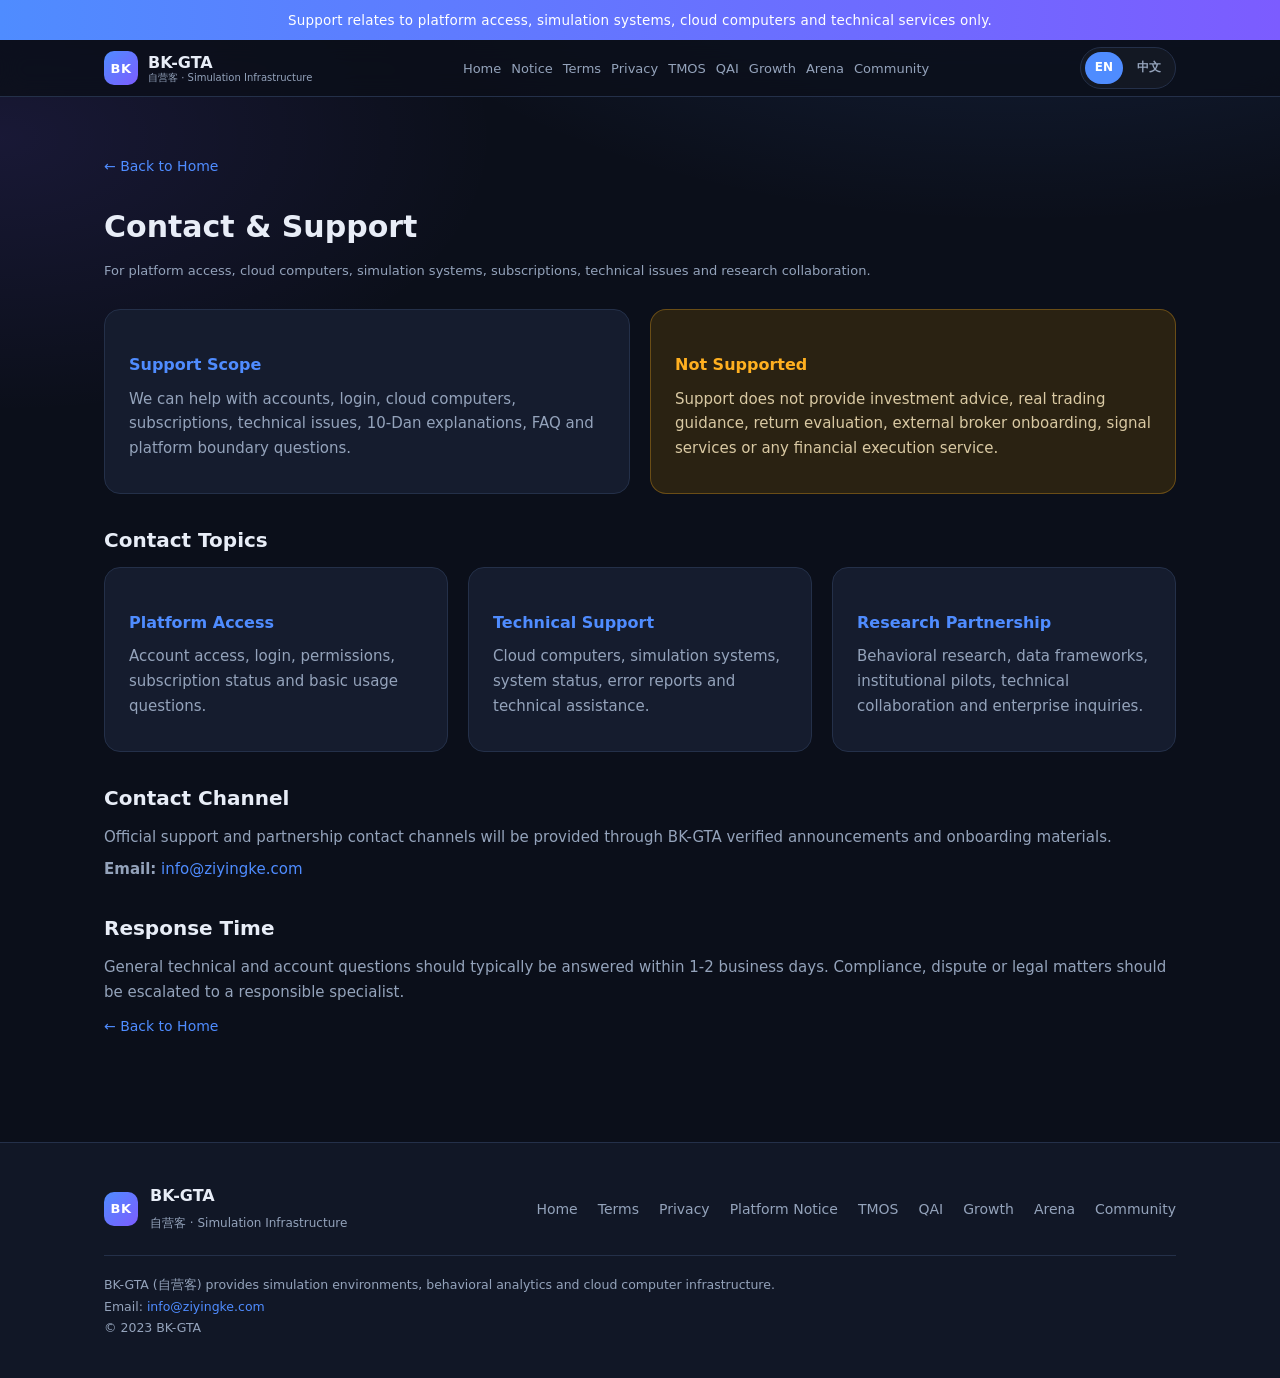
<file: contact.html>
<!DOCTYPE html>
<html lang="en">
<head>
  <meta charset="UTF-8" />
  <meta name="viewport" content="width=device-width, initial-scale=1.0" />
  <title>Contact & Support · BK-GTA</title>
  <meta name="description" content="Contact BK-GTA for platform access, cloud computers, simulation systems, technical services and research collaboration. Official domain: ziyingke.com." />
  <link rel="stylesheet" href="assets/css/style.css" />
</head>
<body>
  <div class="topbar"><span data-en="Support relates to platform access, simulation systems, cloud computers and technical services only." data-zh="支持范围仅限平台访问、仿真系统、云电脑与技术服务。">Support relates to platform access, simulation systems, cloud computers and technical services only.</span></div>
  <header class="nav">
    <div class="container nav-inner">
      <a class="brand" href="index.html">
        <span class="brand-mark">BK</span>
        <span class="brand-text">BK-GTA<small data-en="自营客 · Simulation Infrastructure" data-zh="自营客 · 仿真基础设施">自营客 · Simulation Infrastructure</small></span>
      </a>
      <nav class="nav-links"><a href="index.html" data-en="Home" data-zh="首页">Home</a><a href="platform-notice.html" data-en="Notice" data-zh="声明">Notice</a><a href="terms.html">Terms</a><a href="privacy.html">Privacy</a><a href="https://t.ziyingke.com/" target="_blank" rel="noopener noreferrer">TMOS</a><a href="https://q.ziyingke.com/" target="_blank" rel="noopener noreferrer">QAI</a><a href="https://g.ziyingke.com/" target="_blank" rel="noopener noreferrer" data-en="Growth" data-zh="成长引擎">Growth</a><a href="https://ai.ziyingke.com/" target="_blank" rel="noopener noreferrer" data-en="Arena" data-zh="决策场">Arena</a><a href="https://bkgta.com" target="_blank" rel="noopener noreferrer" data-en="Community" data-zh="社区">Community</a></nav>
      <div class="lang-switch" aria-label="Language switcher">
        <button type="button" data-lang-switch="en">EN</button>
        <button type="button" data-lang-switch="zh">中文</button>
      </div>
    </div>
  </header>

  <main class="legal">
    <div class="container">
      <a class="back" href="index.html" data-en="← Back to Home" data-zh="← 返回首页">← Back to Home</a>
      <h1>Contact & Support</h1>
      <p class="updated" data-en="For platform access, cloud computers, simulation systems, subscriptions, technical issues and research collaboration." data-zh="用于平台访问、云电脑、仿真系统、订阅、技术问题与研究合作咨询。">For platform access, cloud computers, simulation systems, subscriptions, technical issues and research collaboration.</p>

      <div class="grid grid-2">
        <div class="card">
          <h3>Support Scope</h3>
          <p data-en="We can help with accounts, login, cloud computers, subscriptions, technical issues, 10-Dan explanations, FAQ and platform boundary questions." data-zh="我们可以协助处理账号、登录、云电脑、订阅、技术故障、10-Dan 说明、FAQ 与平台边界问题。">We can help with accounts, login, cloud computers, subscriptions, technical issues, 10-Dan explanations, FAQ and platform boundary questions.</p>
        </div>
        <div class="card warn">
          <h3>Not Supported</h3>
          <p data-en="Support does not provide investment advice, real trading guidance, return evaluation, external broker onboarding, signal services or any financial execution service." data-zh="客服不提供投资建议、真实交易指导、收益评估、外部平台开户、带单或任何金融执行服务。">Support does not provide investment advice, real trading guidance, return evaluation, external broker onboarding, signal services or any financial execution service.</p>
        </div>
      </div>

      <h2>Contact Topics</h2>
      <div class="grid grid-3">
        <div class="card"><h3>Platform Access</h3><p data-en="Account access, login, permissions, subscription status and basic usage questions." data-zh="账号访问、登录、权限、订阅状态与基础使用问题。">Account access, login, permissions, subscription status and basic usage questions.</p></div>
        <div class="card"><h3>Technical Support</h3><p data-en="Cloud computers, simulation systems, system status, error reports and technical assistance." data-zh="云电脑、仿真系统、系统状态、异常反馈与技术协助。">Cloud computers, simulation systems, system status, error reports and technical assistance.</p></div>
        <div class="card"><h3>Research Partnership</h3><p data-en="Behavioral research, data frameworks, institutional pilots, technical collaboration and enterprise inquiries." data-zh="行为研究、数据框架、机构试点、技术合作与企业咨询。">Behavioral research, data frameworks, institutional pilots, technical collaboration and enterprise inquiries.</p></div>
      </div>

      <h2>Contact Channel</h2>
      <p data-en="Official support and partnership contact channels will be provided through BK-GTA verified announcements and onboarding materials." data-zh="官方支持与合作联系方式将通过 BK-GTA 认证公告和入门材料提供。">Official support and partnership contact channels will be provided through BK-GTA verified announcements and onboarding materials.</p>
      <p><strong>Email:</strong> <a href="mailto:info@ziyingke.com">info@ziyingke.com</a></p>

      <h2>Response Time</h2>
      <p data-en="General technical and account questions should typically be answered within 1-2 business days. Compliance, dispute or legal matters should be escalated to a responsible specialist." data-zh="一般技术与账户问题建议在 1-2 个工作日内回复。涉及合规、争议或法律问题，应升级到专人处理。">General technical and account questions should typically be answered within 1-2 business days. Compliance, dispute or legal matters should be escalated to a responsible specialist.</p>

      <a class="back" href="index.html" data-en="← Back to Home" data-zh="← 返回首页">← Back to Home</a>
    </div>
  </main>

  <footer class="footer">
    <div class="container footer-inner">
      <div class="footer-brand"><span class="brand-mark">BK</span><div><strong>BK-GTA</strong><small data-en="自营客 · Simulation Infrastructure" data-zh="自营客 · 仿真基础设施">自营客 · Simulation Infrastructure</small></div></div>
      <nav class="footer-links"><a href="index.html" data-en="Home" data-zh="首页">Home</a><a href="terms.html">Terms</a><a href="privacy.html">Privacy</a><a href="platform-notice.html">Platform Notice</a><a href="https://t.ziyingke.com/" target="_blank" rel="noopener noreferrer">TMOS</a><a href="https://q.ziyingke.com/" target="_blank" rel="noopener noreferrer">QAI</a><a href="https://g.ziyingke.com/" target="_blank" rel="noopener noreferrer" data-en="Growth" data-zh="成长引擎">Growth</a><a href="https://ai.ziyingke.com/" target="_blank" rel="noopener noreferrer" data-en="Arena" data-zh="决策场">Arena</a><a href="https://bkgta.com" target="_blank" rel="noopener noreferrer" data-en="Community" data-zh="社区">Community</a></nav>
      <p class="footer-note" data-en="BK-GTA (自营客) provides simulation environments, behavioral analytics and cloud computer infrastructure.<br>Email: <a href='mailto:info@ziyingke.com'>info@ziyingke.com</a><br>© 2023 BK-GTA" data-zh="BK-GTA（自营客）提供仿真环境、行为分析与云电脑基础设施。<br>联系邮箱：<a href='mailto:info@ziyingke.com'>info@ziyingke.com</a><br>© 2023 BK-GTA">BK-GTA (自营客) provides simulation environments, behavioral analytics and cloud computer infrastructure.<br>Email: <a href="mailto:info@ziyingke.com">info@ziyingke.com</a><br>© 2023 BK-GTA</p>
    </div>
  </footer>
  <script src="assets/js/main.js"></script>
</body>
</html>
</file>
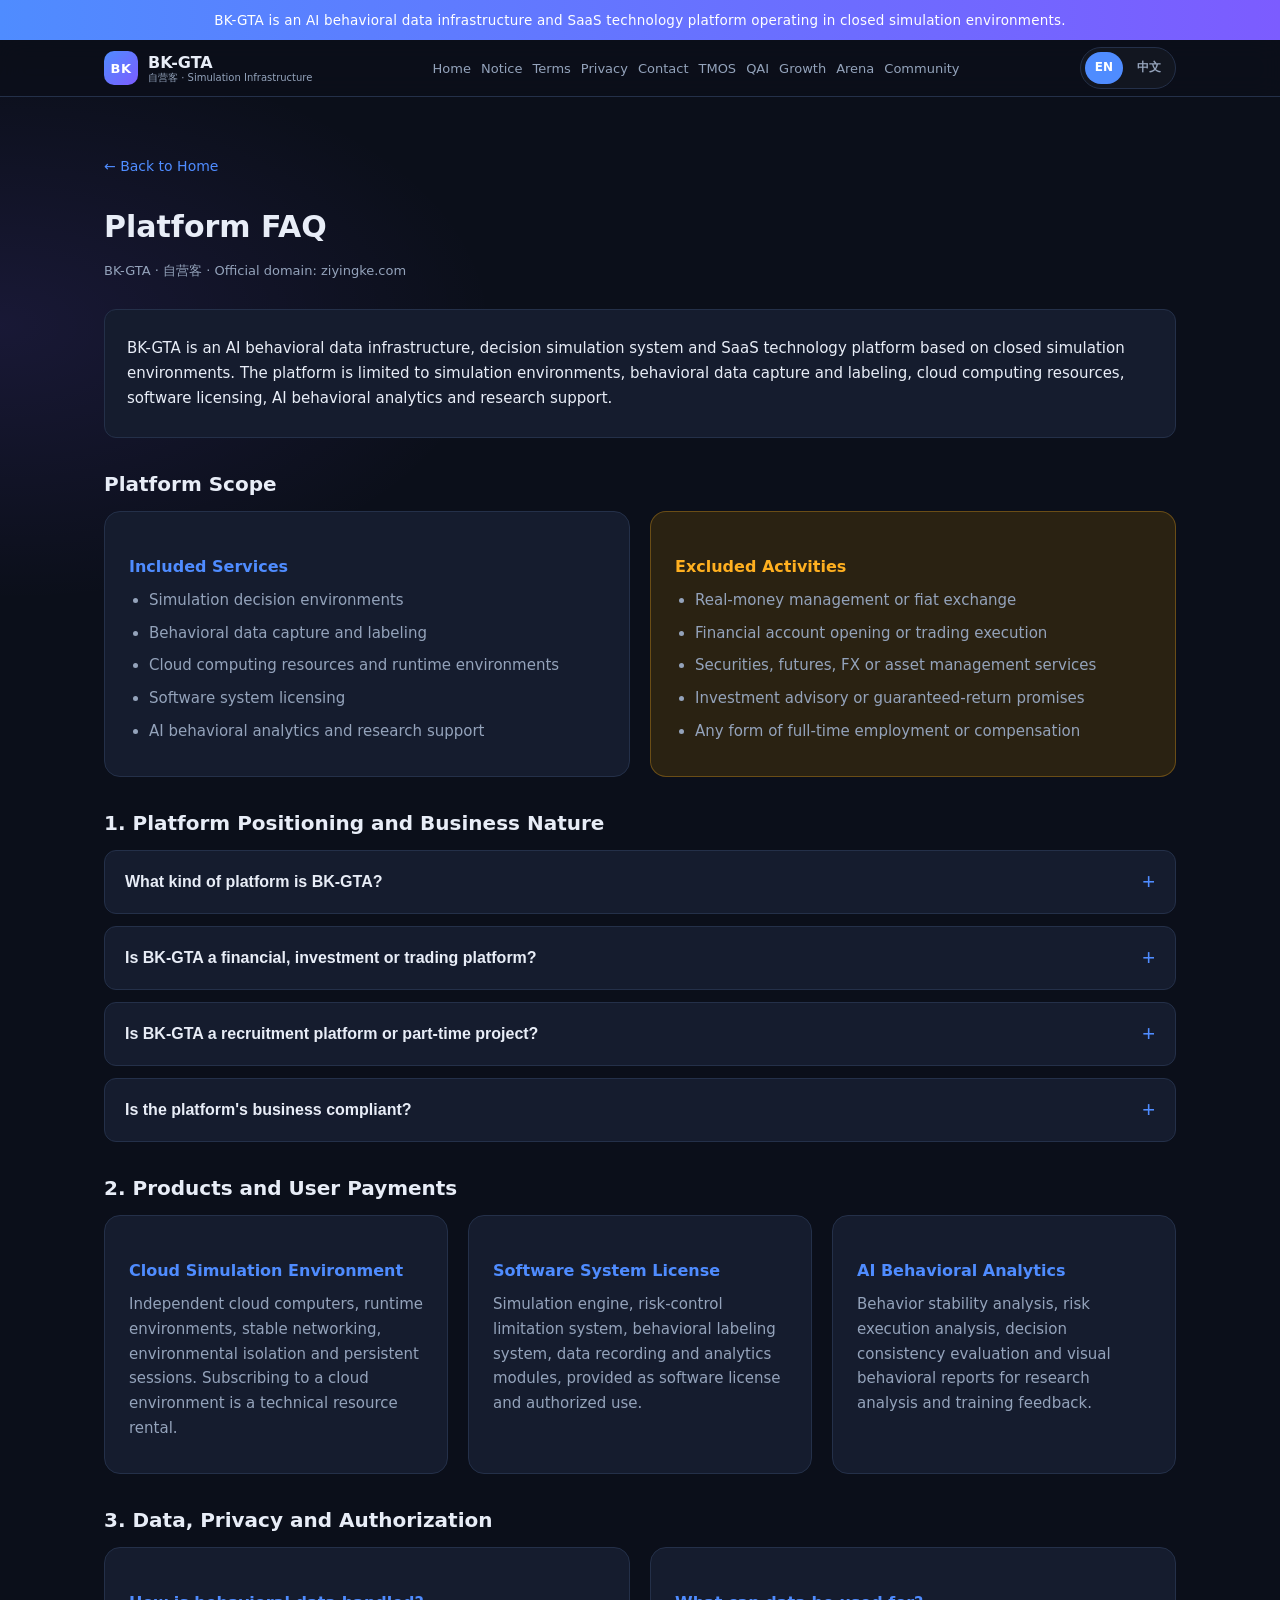
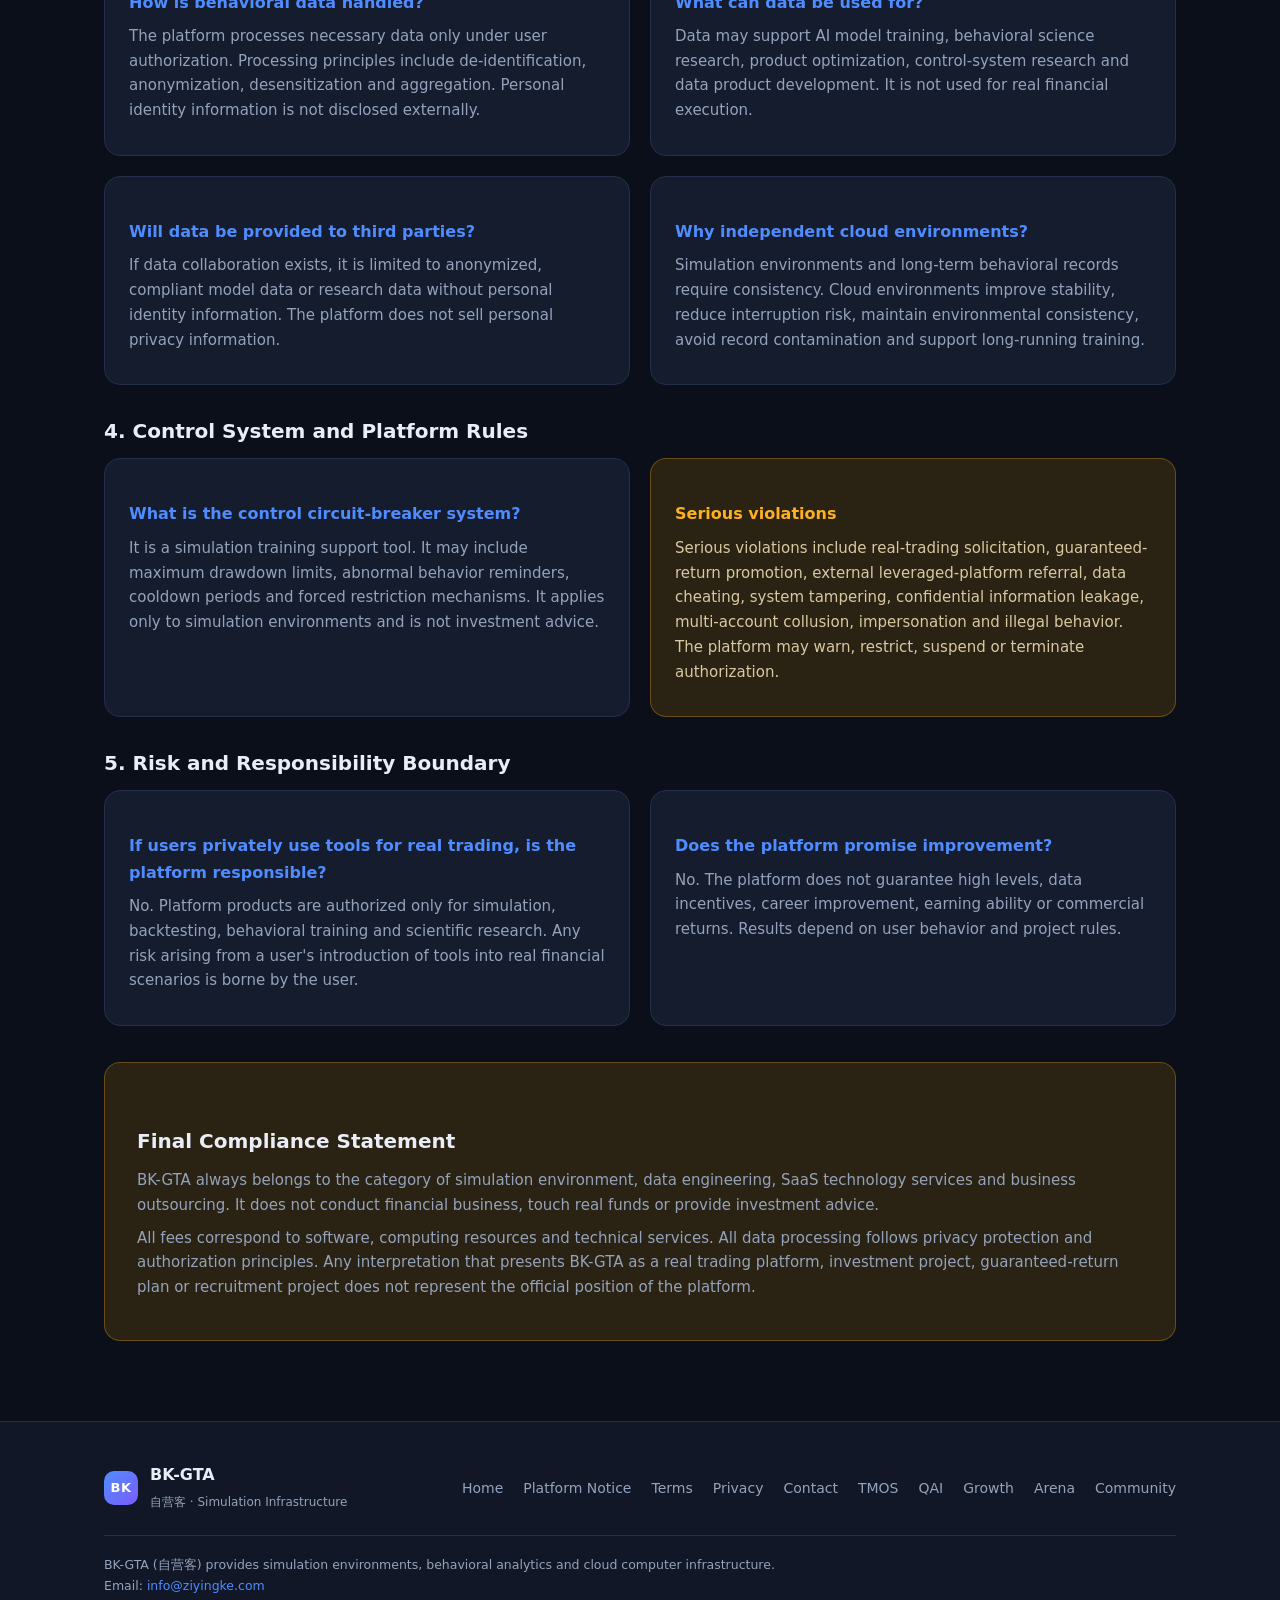
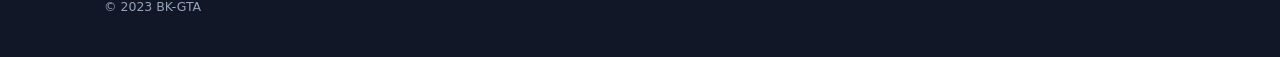
<file: platform-faq.html>
<!DOCTYPE html>
<html lang="en">
<head>
  <meta charset="UTF-8" />
  <meta name="viewport" content="width=device-width, initial-scale=1.0" />
  <title>Platform FAQ · BK-GTA</title>
  <meta name="description" content="BK-GTA platform FAQ covering simulation environments, AI behavioral data, cloud computers, SaaS services, data privacy and compliance boundaries." />
  <link rel="stylesheet" href="assets/css/style.css" />
</head>
<body>
  <div class="topbar"><span data-en="BK-GTA is an AI behavioral data infrastructure and SaaS technology platform operating in closed simulation environments." data-zh="BK-GTA 是运行于封闭仿真环境内的 AI 行为数据基础设施与 SaaS 技术服务平台。">BK-GTA is an AI behavioral data infrastructure and SaaS technology platform operating in closed simulation environments.</span></div>
  <header class="nav">
    <div class="container nav-inner">
      <a class="brand" href="index.html">
        <span class="brand-mark">BK</span>
        <span class="brand-text">BK-GTA<small data-en="自营客 · Simulation Infrastructure" data-zh="自营客 · 仿真基础设施">自营客 · Simulation Infrastructure</small></span>
      </a>
      <nav class="nav-links">
        <a href="index.html" data-en="Home" data-zh="首页">Home</a>
        <a href="platform-notice.html" data-en="Notice" data-zh="声明">Notice</a>
        <a href="terms.html">Terms</a>
        <a href="privacy.html">Privacy</a>
        <a href="contact.html" data-en="Contact" data-zh="联系">Contact</a>
        <a href="https://t.ziyingke.com/" target="_blank" rel="noopener noreferrer">TMOS</a>
        <a href="https://q.ziyingke.com/" target="_blank" rel="noopener noreferrer">QAI</a>
        <a href="https://g.ziyingke.com/" target="_blank" rel="noopener noreferrer" data-en="Growth" data-zh="成长引擎">Growth</a>
        <a href="https://ai.ziyingke.com/" target="_blank" rel="noopener noreferrer" data-en="Arena" data-zh="决策场">Arena</a>
        <a href="https://bkgta.com" target="_blank" rel="noopener noreferrer" data-en="Community" data-zh="社区">Community</a>
      </nav>
      <div class="lang-switch" aria-label="Language switcher">
        <button type="button" data-lang-switch="en">EN</button>
        <button type="button" data-lang-switch="zh">中文</button>
      </div>
    </div>
  </header>

  <main class="legal">
    <div class="container">
      <a class="back" href="index.html" data-en="← Back to Home" data-zh="← 返回首页">← Back to Home</a>
      <h1 data-en="Platform FAQ" data-zh="平台 FAQ / 合规与业务边界">Platform FAQ</h1>
      <p class="updated" data-en="BK-GTA · 自营客 · Official domain: ziyingke.com" data-zh="BK-GTA · 自营客 · 官方域名：ziyingke.com">BK-GTA · 自营客 · Official domain: ziyingke.com</p>

      <div class="lead-box">
        <p data-en="BK-GTA is an AI behavioral data infrastructure, decision simulation system and SaaS technology platform based on closed simulation environments. The platform is limited to simulation environments, behavioral data capture and labeling, cloud computing resources, software licensing, AI behavioral analytics and research support." data-zh="BK-GTA 是基于封闭仿真环境的 AI 行为数据基础设施、决策模拟系统与 SaaS 技术服务平台。平台服务范围严格限定于仿真决策环境、行为数据采集与标注、云端算力与运行环境、软件系统授权、AI 行为分析与科研支持。">BK-GTA is an AI behavioral data infrastructure, decision simulation system and SaaS technology platform based on closed simulation environments. The platform is limited to simulation environments, behavioral data capture and labeling, cloud computing resources, software licensing, AI behavioral analytics and research support.</p>
      </div>

      <h2 data-en="Platform Scope" data-zh="平台服务范围">Platform Scope</h2>
      <div class="grid grid-2">
        <div class="card">
          <h3 data-en="Included Services" data-zh="平台提供">Included Services</h3>
          <ul>
            <li data-en="Simulation decision environments" data-zh="仿真决策环境（Simulation Environment）">Simulation decision environments</li>
            <li data-en="Behavioral data capture and labeling" data-zh="行为数据采集与标注">Behavioral data capture and labeling</li>
            <li data-en="Cloud computing resources and runtime environments" data-zh="云端算力与运行环境">Cloud computing resources and runtime environments</li>
            <li data-en="Software system licensing" data-zh="软件系统授权">Software system licensing</li>
            <li data-en="AI behavioral analytics and research support" data-zh="AI 行为分析与科研支持">AI behavioral analytics and research support</li>
          </ul>
        </div>
        <div class="card warn">
          <h3 data-en="Excluded Activities" data-zh="平台不涉及">Excluded Activities</h3>
          <ul>
            <li data-en="Real-money management or fiat exchange" data-zh="真实资金管理或法币兑换">Real-money management or fiat exchange</li>
            <li data-en="Financial account opening or trading execution" data-zh="金融账户开户或交易执行">Financial account opening or trading execution</li>
            <li data-en="Securities, futures, FX or asset management services" data-zh="证券/期货/外汇交易执行或资产管理">Securities, futures, FX or asset management services</li>
            <li data-en="Investment advisory or guaranteed-return promises" data-zh="投资顾问或保本收益承诺">Investment advisory or guaranteed-return promises</li>
            <li data-en="Any form of full-time employment or compensation" data-zh="任何形式的全职用工/报酬">Any form of full-time employment or compensation</li>
          </ul>
        </div>
      </div>

      <h2 data-en="1. Platform Positioning and Business Nature" data-zh="第一部分｜平台定位与业务本质">1. Platform Positioning and Business Nature</h2>
      <div class="faq static-faq">
        <div class="faq-item"><button class="faq-q"><span data-en="What kind of platform is BK-GTA?" data-zh="Q1：是什么平台？">What kind of platform is BK-GTA?</span><span>+</span></button><div class="faq-a"><p data-en="BK-GTA is a global AI behavioral data, algorithmic decision simulation and cloud technology service platform. It builds high-fidelity simulation environments, records and analyzes human decision behavior under complex information and pressure, and turns behavioral traces into structured and anonymized data assets for AI training and behavioral science research." data-zh="是面向全球的 AI 行为数据、算法决策模拟与云端技术服务平台。平台通过构建高仿真决策环境，记录与分析人类在复杂信息与压力条件下的决策行为，并将行为轨迹转化为结构化、匿名化、可用于人工智能训练与行为科学研究的数据资产。">BK-GTA is a global AI behavioral data, algorithmic decision simulation and cloud technology service platform. It builds high-fidelity simulation environments, records and analyzes human decision behavior under complex information and pressure, and turns behavioral traces into structured and anonymized data assets for AI training and behavioral science research.</p></div></div>
        <div class="faq-item"><button class="faq-q"><span data-en="Is BK-GTA a financial, investment or trading platform?" data-zh="Q2：平台是否属于金融平台、投资机构或交易平台？">Is BK-GTA a financial, investment or trading platform?</span><span>+</span></button><div class="faq-a"><p data-en="No. The platform does not manage real funds, provide live accounts, offer trading channels, execute securities, futures or FX trades, provide investment advice, promise returns or provide wealth management services. All accounts, balances, net values and performance indicators are simulation metrics and do not correspond to real assets." data-zh="不属于。平台不管理真实资金、不提供实盘账户、不提供交易通道、不执行证券/期货/外汇交易、不提供投资建议、不承诺收益、不提供理财服务。平台中的所有账户、余额、净值及收益表现均为仿真指标，不对应真实资产。">No. The platform does not manage real funds, provide live accounts, offer trading channels, execute securities, futures or FX trades, provide investment advice, promise returns or provide wealth management services. All accounts, balances, net values and performance indicators are simulation metrics and do not correspond to real assets.</p></div></div>
        <div class="faq-item"><button class="faq-q"><span data-en="Is BK-GTA a recruitment platform or part-time project?" data-zh="Q3：平台是否属于招聘平台或兼职项目？">Is BK-GTA a recruitment platform or part-time project?</span><span>+</span></button><div class="faq-a"><p data-en="No. BK-GTA does not provide fixed salaries, labor contracts or employment relationships. Participation in the platform or community does not constitute employment." data-zh="不属于。平台不提供固定薪资、劳动合同或雇佣关系。任何参与平台/社区活动不构成就业。">No. BK-GTA does not provide fixed salaries, labor contracts or employment relationships. Participation in the platform or community does not constitute employment.</p></div></div>
        <div class="faq-item"><button class="faq-q"><span data-en="Is the platform's business compliant?" data-zh="Q4：平台业务是否合法合规？">Is the platform's business compliant?</span><span>+</span></button><div class="faq-a"><p data-en="The platform is positioned as software licensing, cloud computing, data processing technology and service outsourcing. It follows a zero real-money trading, zero financial account referral and zero guaranteed-return promotion principle. Users must ensure their local laws allow use of such technical services." data-zh="平台服务归属于软件许可服务、云计算服务、数据处理技术服务和服务外包。平台坚持零真实资金交易、零金融开户引流、零保本收益宣传。用户应自行确保其所在地法律允许相关技术服务使用。">The platform is positioned as software licensing, cloud computing, data processing technology and service outsourcing. It follows a zero real-money trading, zero financial account referral and zero guaranteed-return promotion principle. Users must ensure their local laws allow use of such technical services.</p></div></div>
      </div>

      <h2 data-en="2. Products and User Payments" data-zh="第二部分｜平台产品与用户付费">2. Products and User Payments</h2>
      <div class="grid grid-3">
        <div class="card"><h3 data-en="Cloud Simulation Environment" data-zh="云端模拟环境服务">Cloud Simulation Environment</h3><p data-en="Independent cloud computers, runtime environments, stable networking, environmental isolation and persistent sessions. Subscribing to a cloud environment is a technical resource rental." data-zh="包括独立云电脑、云端运行环境、稳定网络、环境隔离和会话持续运行。用户订阅云环境，本质为租赁技术资源。">Independent cloud computers, runtime environments, stable networking, environmental isolation and persistent sessions. Subscribing to a cloud environment is a technical resource rental.</p></div>
        <div class="card"><h3 data-en="Software System License" data-zh="软件系统授权">Software System License</h3><p data-en="Simulation engine, risk-control limitation system, behavioral labeling system, data recording and analytics modules, provided as software license and authorized use." data-zh="包括仿真引擎、风控限制系统、行为标签系统、数据记录与分析模块，属于软件许可与授权使用服务。">Simulation engine, risk-control limitation system, behavioral labeling system, data recording and analytics modules, provided as software license and authorized use.</p></div>
        <div class="card"><h3 data-en="AI Behavioral Analytics" data-zh="AI 行为分析服务">AI Behavioral Analytics</h3><p data-en="Behavior stability analysis, risk execution analysis, decision consistency evaluation and visual behavioral reports for research analysis and training feedback." data-zh="包括行为稳定性分析、风控执行分析、决策一致性评估、可视化行为报告，用于科研分析与训练反馈。">Behavior stability analysis, risk execution analysis, decision consistency evaluation and visual behavioral reports for research analysis and training feedback.</p></div>
      </div>

      <h2 data-en="3. Data, Privacy and Authorization" data-zh="第五部分｜数据、隐私与授权">3. Data, Privacy and Authorization</h2>
      <div class="grid grid-2">
        <div class="card"><h3 data-en="How is behavioral data handled?" data-zh="Q14：平台如何处理用户行为数据？">How is behavioral data handled?</h3><p data-en="The platform processes necessary data only under user authorization. Processing principles include de-identification, anonymization, desensitization and aggregation. Personal identity information is not disclosed externally." data-zh="平台仅在用户授权前提下处理必要数据。处理原则包括去标识化、匿名化、脱敏和聚合化。平台不会对外披露个人身份信息。">The platform processes necessary data only under user authorization. Processing principles include de-identification, anonymization, desensitization and aggregation. Personal identity information is not disclosed externally.</p></div>
        <div class="card"><h3 data-en="What can data be used for?" data-zh="Q16：数据用途是什么？">What can data be used for?</h3><p data-en="Data may support AI model training, behavioral science research, product optimization, control-system research and data product development. It is not used for real financial execution." data-zh="包括 AI 模型训练、行为科学研究、产品优化、风控研究、数据产品开发。不用于真实金融交易执行。">Data may support AI model training, behavioral science research, product optimization, control-system research and data product development. It is not used for real financial execution.</p></div>
        <div class="card"><h3 data-en="Will data be provided to third parties?" data-zh="Q17：平台是否会向第三方提供数据？">Will data be provided to third parties?</h3><p data-en="If data collaboration exists, it is limited to anonymized, compliant model data or research data without personal identity information. The platform does not sell personal privacy information." data-zh="如存在数据类合作，仅限匿名化、合规化、不含个人身份信息的模型数据或研究数据。平台不会出售个人隐私信息。">If data collaboration exists, it is limited to anonymized, compliant model data or research data without personal identity information. The platform does not sell personal privacy information.</p></div>
        <div class="card"><h3 data-en="Why independent cloud environments?" data-zh="Q7：为什么使用独立云环境？">Why independent cloud environments?</h3><p data-en="Simulation environments and long-term behavioral records require consistency. Cloud environments improve stability, reduce interruption risk, maintain environmental consistency, avoid record contamination and support long-running training." data-zh="仿真环境与长期行为记录对系统一致性要求较高。云端环境主要用于提高运行稳定性、降低网络中断风险、保持环境一致、避免记录污染、支持长期连续训练。">Simulation environments and long-term behavioral records require consistency. Cloud environments improve stability, reduce interruption risk, maintain environmental consistency, avoid record contamination and support long-running training.</p></div>
      </div>

      <h2 data-en="4. Control System and Platform Rules" data-zh="第六部分｜风控系统与平台规则">4. Control System and Platform Rules</h2>
      <div class="grid grid-2">
        <div class="card"><h3 data-en="What is the control circuit-breaker system?" data-zh="Q19：风控熔断系统是什么？">What is the control circuit-breaker system?</h3><p data-en="It is a simulation training support tool. It may include maximum drawdown limits, abnormal behavior reminders, cooldown periods and forced restriction mechanisms. It applies only to simulation environments and is not investment advice." data-zh="风控系统属于仿真训练辅助工具。可包括最大回撤限制、异常行为提醒、冷静期、强制限制机制。仅适用于模拟环境，不构成投资建议。">It is a simulation training support tool. It may include maximum drawdown limits, abnormal behavior reminders, cooldown periods and forced restriction mechanisms. It applies only to simulation environments and is not investment advice.</p></div>
        <div class="card warn"><h3 data-en="Serious violations" data-zh="Q20：哪些行为属于严重违规？">Serious violations</h3><p data-en="Serious violations include real-trading solicitation, guaranteed-return promotion, external leveraged-platform referral, data cheating, system tampering, confidential information leakage, multi-account collusion, impersonation and illegal behavior. The platform may warn, restrict, suspend or terminate authorization." data-zh="包括实盘诱导、保本收益宣传、外部杠杆盘引流、数据作弊、篡改系统、泄露机密、多号串通、冒用身份、违法违规行为。平台有权采取警告、限权、封停、终止授权等措施。">Serious violations include real-trading solicitation, guaranteed-return promotion, external leveraged-platform referral, data cheating, system tampering, confidential information leakage, multi-account collusion, impersonation and illegal behavior. The platform may warn, restrict, suspend or terminate authorization.</p></div>
      </div>

      <h2 data-en="5. Risk and Responsibility Boundary" data-zh="第七部分｜风险与责任边界">5. Risk and Responsibility Boundary</h2>
      <div class="grid grid-2">
        <div class="card"><h3 data-en="If users privately use tools for real trading, is the platform responsible?" data-zh="Q21：私自将工具用于实盘，平台是否负责？">If users privately use tools for real trading, is the platform responsible?</h3><p data-en="No. Platform products are authorized only for simulation, backtesting, behavioral training and scientific research. Any risk arising from a user's introduction of tools into real financial scenarios is borne by the user." data-zh="不负责。平台产品仅授权用于仿真、回测、行为训练、科研研究。用户自行引入真实金融场景产生的风险，由用户自行承担。">No. Platform products are authorized only for simulation, backtesting, behavioral training and scientific research. Any risk arising from a user's introduction of tools into real financial scenarios is borne by the user.</p></div>
        <div class="card"><h3 data-en="Does the platform promise improvement?" data-zh="Q22：平台是否承诺能力提升？">Does the platform promise improvement?</h3><p data-en="No. The platform does not guarantee high levels, data incentives, career improvement, earning ability or commercial returns. Results depend on user behavior and project rules." data-zh="不承诺。平台不保证高段位、数据激励、职业提升、盈利能力或商业收益。结果取决于用户自身行为与项目规则。">No. The platform does not guarantee high levels, data incentives, career improvement, earning ability or commercial returns. Results depend on user behavior and project rules.</p></div>
      </div>

      <div class="disclaimer" style="margin-top: 36px;">
        <h2 data-en="Final Compliance Statement" data-zh="最终合规声明">Final Compliance Statement</h2>
        <p data-en="BK-GTA always belongs to the category of simulation environment, data engineering, SaaS technology services and business outsourcing. It does not conduct financial business, touch real funds or provide investment advice." data-zh="BK-GTA 始终属于模拟环境 + 数据工程 + SaaS 技术服务平台+业务外包。不从事金融业务、不触碰真实资金、不构成投资建议。">BK-GTA always belongs to the category of simulation environment, data engineering, SaaS technology services and business outsourcing. It does not conduct financial business, touch real funds or provide investment advice.</p>
        <p data-en="All fees correspond to software, computing resources and technical services. All data processing follows privacy protection and authorization principles. Any interpretation that presents BK-GTA as a real trading platform, investment project, guaranteed-return plan or recruitment project does not represent the official position of the platform." data-zh="所有收费均对应软件、算力与技术服务。所有数据处理均遵循隐私保护与授权原则。任何将 BK-GTA 曲解为实盘交易平台、投资理财项目、保本收益计划或招聘兼职项目的理解，均不代表平台官方立场。">All fees correspond to software, computing resources and technical services. All data processing follows privacy protection and authorization principles. Any interpretation that presents BK-GTA as a real trading platform, investment project, guaranteed-return plan or recruitment project does not represent the official position of the platform.</p>
      </div>
    </div>
  </main>

  <footer class="footer">
    <div class="container footer-inner">
      <div class="footer-brand"><span class="brand-mark">BK</span><div><strong>BK-GTA</strong><small data-en="自营客 · Simulation Infrastructure" data-zh="自营客 · 仿真基础设施">自营客 · Simulation Infrastructure</small></div></div>
      <nav class="footer-links"><a href="index.html" data-en="Home" data-zh="首页">Home</a><a href="platform-notice.html">Platform Notice</a><a href="terms.html">Terms</a><a href="privacy.html">Privacy</a><a href="contact.html">Contact</a><a href="https://t.ziyingke.com/" target="_blank" rel="noopener noreferrer">TMOS</a><a href="https://q.ziyingke.com/" target="_blank" rel="noopener noreferrer">QAI</a><a href="https://g.ziyingke.com/" target="_blank" rel="noopener noreferrer" data-en="Growth" data-zh="成长引擎">Growth</a><a href="https://ai.ziyingke.com/" target="_blank" rel="noopener noreferrer" data-en="Arena" data-zh="决策场">Arena</a><a href="https://bkgta.com" target="_blank" rel="noopener noreferrer" data-en="Community" data-zh="社区">Community</a></nav>
      <p class="footer-note" data-en="BK-GTA (自营客) provides simulation environments, behavioral analytics and cloud computer infrastructure.<br>Email: <a href='mailto:info@ziyingke.com'>info@ziyingke.com</a><br>© 2023 BK-GTA" data-zh="BK-GTA（自营客）提供仿真环境、行为分析与云电脑基础设施。<br>联系邮箱：<a href='mailto:info@ziyingke.com'>info@ziyingke.com</a><br>© 2023 BK-GTA">BK-GTA (自营客) provides simulation environments, behavioral analytics and cloud computer infrastructure.<br>Email: <a href="mailto:info@ziyingke.com">info@ziyingke.com</a><br>© 2023 BK-GTA</p>
    </div>
  </footer>
  <script src="assets/js/main.js"></script>
</body>
</html>
</file>
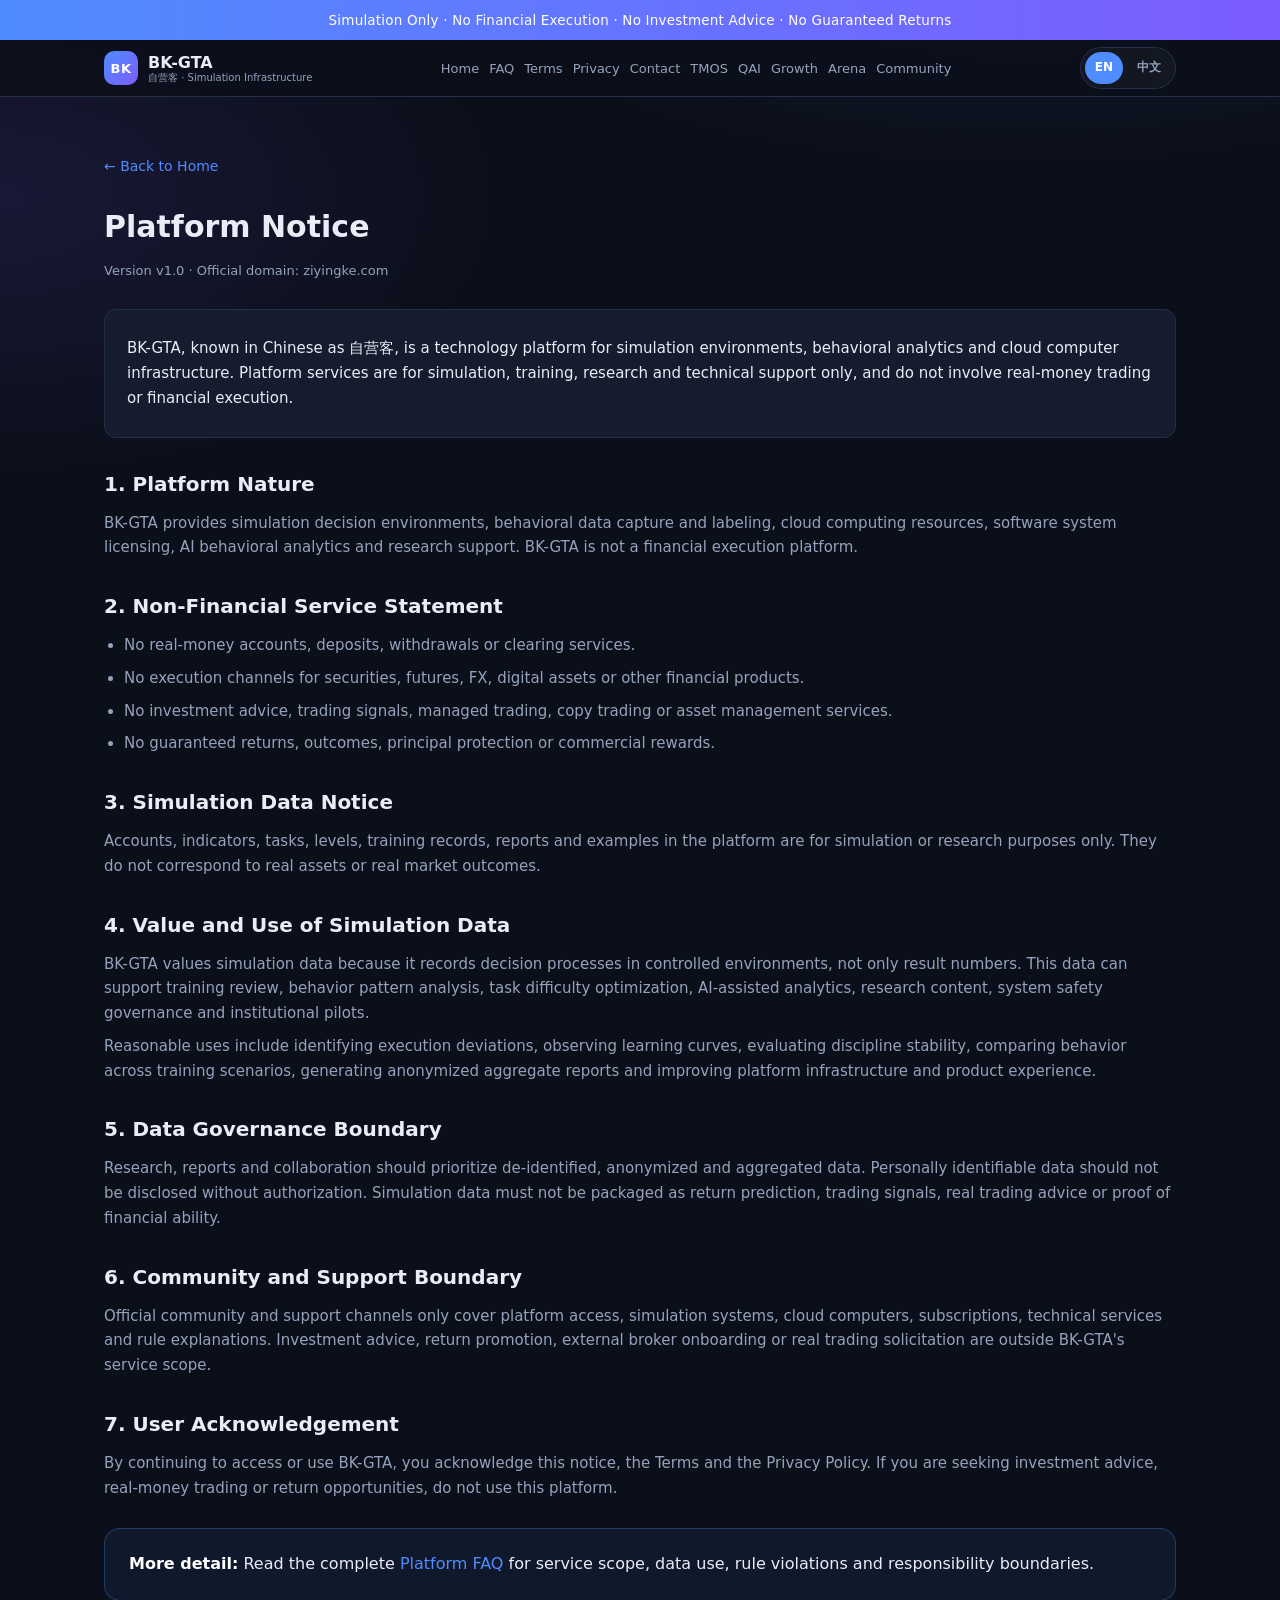
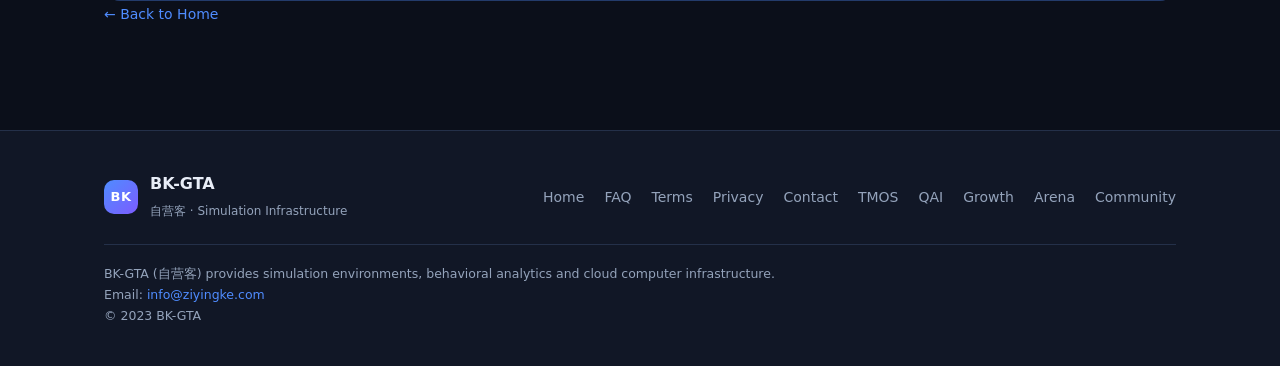
<file: platform-notice.html>
<!DOCTYPE html>
<html lang="en">
<head>
  <meta charset="UTF-8" />
  <meta name="viewport" content="width=device-width, initial-scale=1.0" />
  <title>Platform Notice · BK-GTA</title>
  <meta name="description" content="BK-GTA platform notice: simulation data, behavioral analytics and cloud computer infrastructure. No financial execution, investment advice or guaranteed returns." />
  <link rel="stylesheet" href="assets/css/style.css" />
</head>
<body>
  <div class="topbar"><span>Simulation Only · No Financial Execution · No Investment Advice · No Guaranteed Returns</span></div>
  <header class="nav">
    <div class="container nav-inner">
      <a class="brand" href="index.html">
        <span class="brand-mark">BK</span>
        <span class="brand-text">BK-GTA<small data-en="自营客 · Simulation Infrastructure" data-zh="自营客 · 仿真基础设施">自营客 · Simulation Infrastructure</small></span>
      </a>
      <nav class="nav-links"><a href="index.html" data-en="Home" data-zh="首页">Home</a><a href="platform-faq.html">FAQ</a><a href="terms.html">Terms</a><a href="privacy.html">Privacy</a><a href="contact.html" data-en="Contact" data-zh="联系">Contact</a><a href="https://t.ziyingke.com/" target="_blank" rel="noopener noreferrer">TMOS</a><a href="https://q.ziyingke.com/" target="_blank" rel="noopener noreferrer">QAI</a><a href="https://g.ziyingke.com/" target="_blank" rel="noopener noreferrer" data-en="Growth" data-zh="成长引擎">Growth</a><a href="https://ai.ziyingke.com/" target="_blank" rel="noopener noreferrer" data-en="Arena" data-zh="决策场">Arena</a><a href="https://bkgta.com" target="_blank" rel="noopener noreferrer" data-en="Community" data-zh="社区">Community</a></nav>
      <div class="lang-switch" aria-label="Language switcher">
        <button type="button" data-lang-switch="en">EN</button>
        <button type="button" data-lang-switch="zh">中文</button>
      </div>
    </div>
  </header>

  <main class="legal">
    <div class="container">
      <a class="back" href="index.html" data-en="← Back to Home" data-zh="← 返回首页">← Back to Home</a>
      <h1 data-en="Platform Notice" data-zh="Platform Notice / 平台声明">Platform Notice</h1>
      <p class="updated" data-en="Version v1.0 · Official domain: ziyingke.com" data-zh="版本 v1.0 · 官方域名：ziyingke.com">Version v1.0 · Official domain: ziyingke.com</p>

      <div class="lead-box">
        <p data-en="BK-GTA, known in Chinese as 自营客, is a technology platform for simulation environments, behavioral analytics and cloud computer infrastructure. Platform services are for simulation, training, research and technical support only, and do not involve real-money trading or financial execution." data-zh="BK-GTA，中文名“自营客”，是一个面向仿真环境、行为分析与云电脑基础设施的技术平台。平台服务仅用于模拟、训练、研究与技术支持，不涉及真实资金交易或金融执行。">BK-GTA, known in Chinese as 自营客, is a technology platform for simulation environments, behavioral analytics and cloud computer infrastructure. Platform services are for simulation, training, research and technical support only, and do not involve real-money trading or financial execution.</p>
      </div>

      <h2 data-en="1. Platform Nature" data-zh="一、平台性质">1. Platform Nature</h2>
      <p data-en="BK-GTA provides simulation decision environments, behavioral data capture and labeling, cloud computing resources, software system licensing, AI behavioral analytics and research support. BK-GTA is not a financial execution platform." data-zh="BK-GTA 提供仿真决策环境、行为数据采集与标注、云端算力与运行环境、软件系统授权、AI 行为分析与科研支持。BK-GTA 不是金融执行平台。">BK-GTA provides simulation decision environments, behavioral data capture and labeling, cloud computing resources, software system licensing, AI behavioral analytics and research support. BK-GTA is not a financial execution platform.</p>

      <h2 data-en="2. Non-Financial Service Statement" data-zh="二、非金融服务声明">2. Non-Financial Service Statement</h2>
      <ul>
        <li data-en="No real-money accounts, deposits, withdrawals or clearing services." data-zh="不提供真实资金账户、入金、出金或清算服务；">No real-money accounts, deposits, withdrawals or clearing services.</li>
        <li data-en="No execution channels for securities, futures, FX, digital assets or other financial products." data-zh="不提供证券、期货、外汇、数字资产或其他金融产品交易通道；">No execution channels for securities, futures, FX, digital assets or other financial products.</li>
        <li data-en="No investment advice, trading signals, managed trading, copy trading or asset management services." data-zh="不提供投资建议、交易信号、代操、跟单或资产管理服务；">No investment advice, trading signals, managed trading, copy trading or asset management services.</li>
        <li data-en="No guaranteed returns, outcomes, principal protection or commercial rewards." data-zh="不承诺收益、结果、保本或任何商业回报。">No guaranteed returns, outcomes, principal protection or commercial rewards.</li>
      </ul>

      <h2 data-en="3. Simulation Data Notice" data-zh="三、仿真数据说明">3. Simulation Data Notice</h2>
      <p data-en="Accounts, indicators, tasks, levels, training records, reports and examples in the platform are for simulation or research purposes only. They do not correspond to real assets or real market outcomes." data-zh="平台内的账户、指标、任务、段位、训练记录、报告和示例均属于仿真或研究用途，不对应真实资产，不代表真实市场结果。">Accounts, indicators, tasks, levels, training records, reports and examples in the platform are for simulation or research purposes only. They do not correspond to real assets or real market outcomes.</p>

      <h2 data-en="4. Value and Use of Simulation Data" data-zh="四、仿真数据的价值与用途">4. Value and Use of Simulation Data</h2>
      <p data-en="BK-GTA values simulation data because it records decision processes in controlled environments, not only result numbers. This data can support training review, behavior pattern analysis, task difficulty optimization, AI-assisted analytics, research content, system safety governance and institutional pilots." data-zh="BK-GTA 重视仿真数据的原因在于：它记录的是用户在受控环境中的决策过程，而不是单一结果数字。此类数据可用于训练复盘、行为模式分析、任务难度优化、AI 辅助分析、研究内容生产、系统安全治理和机构试点合作。">BK-GTA values simulation data because it records decision processes in controlled environments, not only result numbers. This data can support training review, behavior pattern analysis, task difficulty optimization, AI-assisted analytics, research content, system safety governance and institutional pilots.</p>
      <p data-en="Reasonable uses include identifying execution deviations, observing learning curves, evaluating discipline stability, comparing behavior across training scenarios, generating anonymized aggregate reports and improving platform infrastructure and product experience." data-zh="仿真数据的合理用途包括：识别执行偏差、观察学习曲线、评估纪律稳定性、比较不同训练场景下的行为变化、生成匿名化聚合报告，以及支持平台基础设施与产品体验优化。">Reasonable uses include identifying execution deviations, observing learning curves, evaluating discipline stability, comparing behavior across training scenarios, generating anonymized aggregate reports and improving platform infrastructure and product experience.</p>

      <h2 data-en="5. Data Governance Boundary" data-zh="五、数据治理边界">5. Data Governance Boundary</h2>
      <p data-en="Research, reports and collaboration should prioritize de-identified, anonymized and aggregated data. Personally identifiable data should not be disclosed without authorization. Simulation data must not be packaged as return prediction, trading signals, real trading advice or proof of financial ability." data-zh="研究、报告与合作场景应优先使用去标识化、匿名化、聚合化数据。未经授权，不应公开可识别个人身份的数据。仿真数据不得被包装为收益预测、交易信号、真实交易建议或金融能力证明。">Research, reports and collaboration should prioritize de-identified, anonymized and aggregated data. Personally identifiable data should not be disclosed without authorization. Simulation data must not be packaged as return prediction, trading signals, real trading advice or proof of financial ability.</p>

      <h2 data-en="6. Community and Support Boundary" data-zh="六、社区与客服边界">6. Community and Support Boundary</h2>
      <p data-en="Official community and support channels only cover platform access, simulation systems, cloud computers, subscriptions, technical services and rule explanations. Investment advice, return promotion, external broker onboarding or real trading solicitation are outside BK-GTA's service scope." data-zh="官方社区与客服仅围绕平台访问、仿真系统、云电脑、订阅、技术服务和规则说明提供支持。任何投资建议、收益宣传、外部平台开户或真实交易诱导均不属于 BK-GTA 服务范围。">Official community and support channels only cover platform access, simulation systems, cloud computers, subscriptions, technical services and rule explanations. Investment advice, return promotion, external broker onboarding or real trading solicitation are outside BK-GTA's service scope.</p>

      <h2 data-en="7. User Acknowledgement" data-zh="七、用户确认">7. User Acknowledgement</h2>
      <p data-en="By continuing to access or use BK-GTA, you acknowledge this notice, the Terms and the Privacy Policy. If you are seeking investment advice, real-money trading or return opportunities, do not use this platform." data-zh="继续访问或使用 BK-GTA，即表示你理解并接受本声明、用户协议与隐私政策。若你寻求投资建议、真实资金交易或收益机会，请不要使用本平台。">By continuing to access or use BK-GTA, you acknowledge this notice, the Terms and the Privacy Policy. If you are seeking investment advice, real-money trading or return opportunities, do not use this platform.</p>

      <div class="callout">
        <span data-en="<strong>More detail:</strong> Read the complete <a href='platform-faq.html'>Platform FAQ</a> for service scope, data use, rule violations and responsibility boundaries." data-zh="<strong>更多说明：</strong>请阅读完整 <a href='platform-faq.html'>平台 FAQ</a>，了解服务范围、数据用途、违规行为和责任边界。"><strong>More detail:</strong> Read the complete <a href="platform-faq.html">Platform FAQ</a> for service scope, data use, rule violations and responsibility boundaries.</span>
      </div>

      <a class="back" href="index.html" data-en="← Back to Home" data-zh="← 返回首页">← Back to Home</a>
    </div>
  </main>

  <footer class="footer">
    <div class="container footer-inner">
      <div class="footer-brand"><span class="brand-mark">BK</span><div><strong>BK-GTA</strong><small data-en="自营客 · Simulation Infrastructure" data-zh="自营客 · 仿真基础设施">自营客 · Simulation Infrastructure</small></div></div>
      <nav class="footer-links"><a href="index.html" data-en="Home" data-zh="首页">Home</a><a href="platform-faq.html">FAQ</a><a href="terms.html">Terms</a><a href="privacy.html">Privacy</a><a href="contact.html">Contact</a><a href="https://t.ziyingke.com/" target="_blank" rel="noopener noreferrer">TMOS</a><a href="https://q.ziyingke.com/" target="_blank" rel="noopener noreferrer">QAI</a><a href="https://g.ziyingke.com/" target="_blank" rel="noopener noreferrer" data-en="Growth" data-zh="成长引擎">Growth</a><a href="https://ai.ziyingke.com/" target="_blank" rel="noopener noreferrer" data-en="Arena" data-zh="决策场">Arena</a><a href="https://bkgta.com" target="_blank" rel="noopener noreferrer" data-en="Community" data-zh="社区">Community</a></nav>
      <p class="footer-note" data-en="BK-GTA (自营客) provides simulation environments, behavioral analytics and cloud computer infrastructure.<br>Email: <a href='mailto:info@ziyingke.com'>info@ziyingke.com</a><br>© 2023 BK-GTA" data-zh="BK-GTA（自营客）提供仿真环境、行为分析与云电脑基础设施。<br>联系邮箱：<a href='mailto:info@ziyingke.com'>info@ziyingke.com</a><br>© 2023 BK-GTA">BK-GTA (自营客) provides simulation environments, behavioral analytics and cloud computer infrastructure.<br>Email: <a href="mailto:info@ziyingke.com">info@ziyingke.com</a><br>© 2023 BK-GTA</p>
    </div>
  </footer>
  <script src="assets/js/main.js"></script>
</body>
</html>
</file>
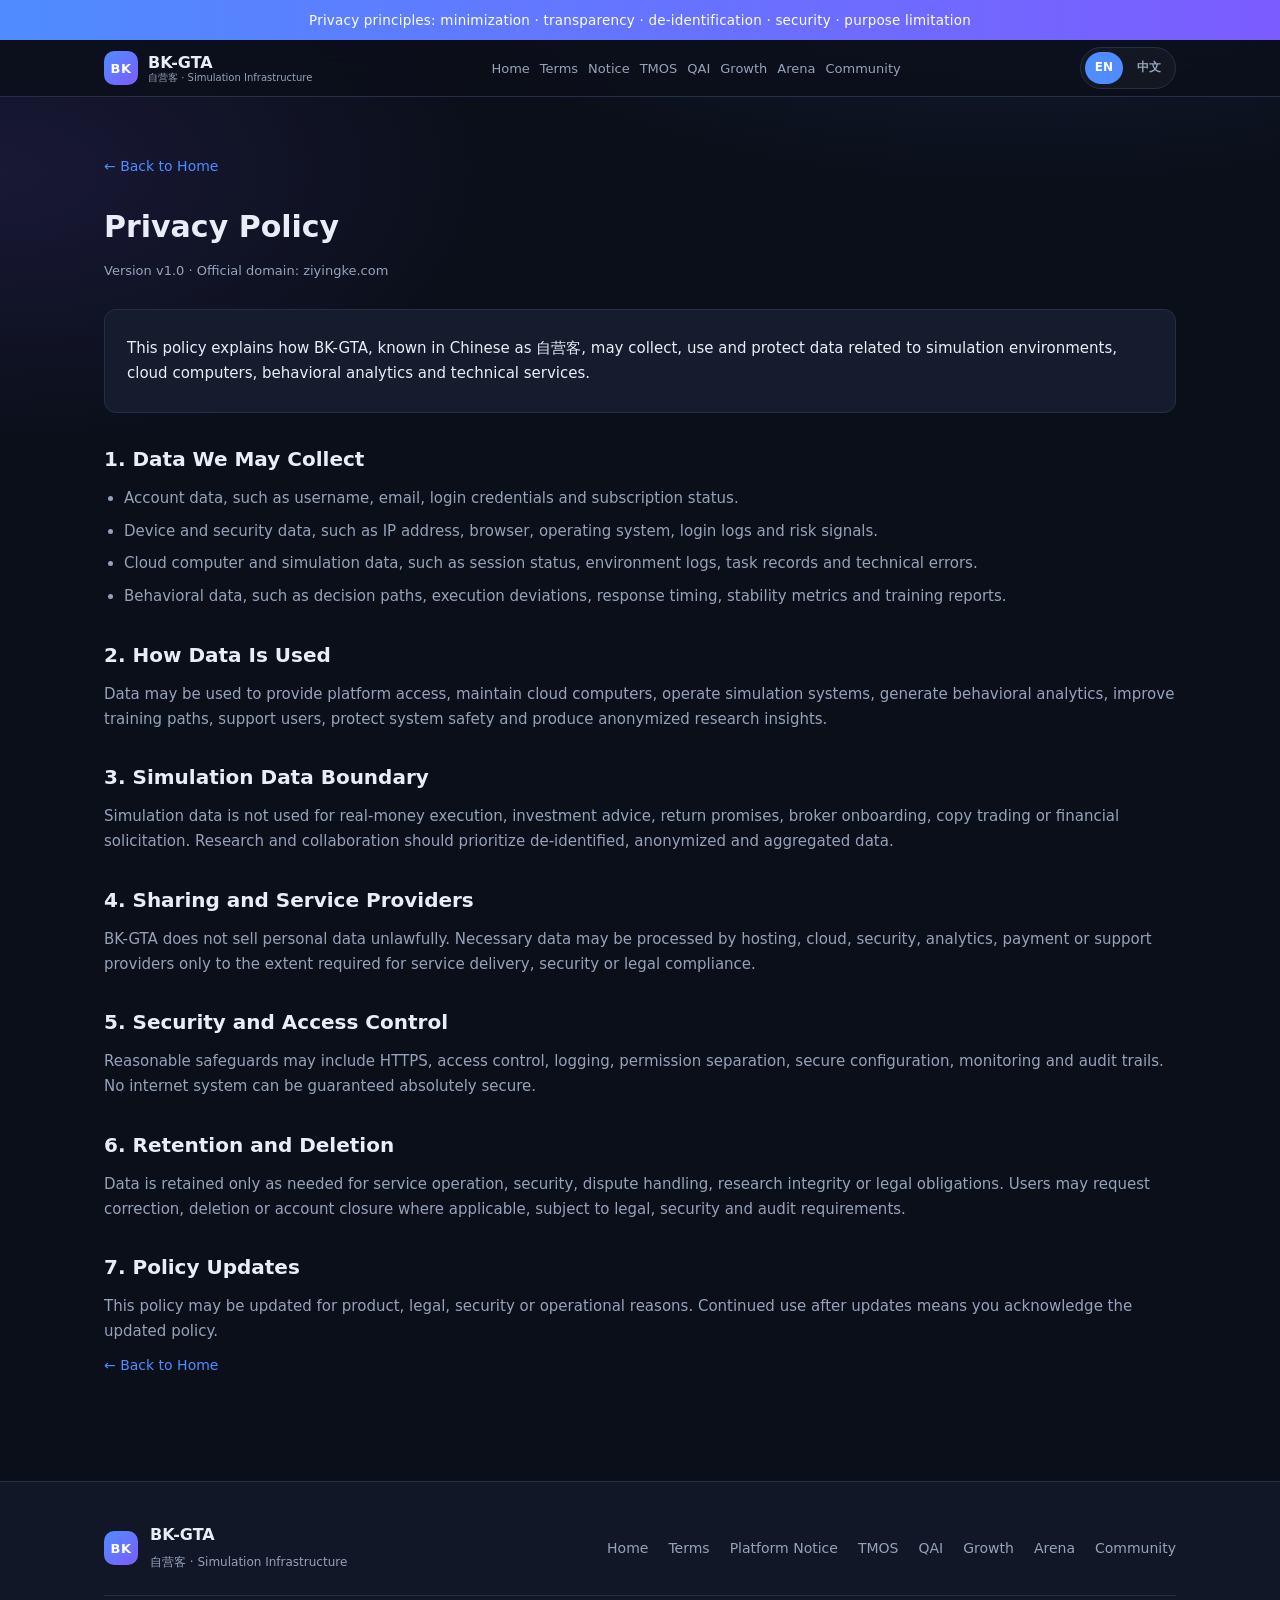
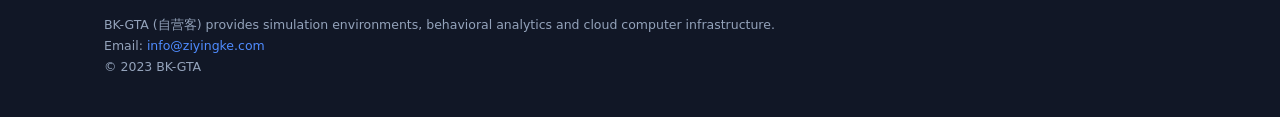
<file: privacy.html>
<!DOCTYPE html>
<html lang="en">
<head>
  <meta charset="UTF-8" />
  <meta name="viewport" content="width=device-width, initial-scale=1.0" />
  <title>Privacy Policy · BK-GTA</title>
  <meta name="description" content="BK-GTA privacy policy for simulation data, cloud computers, behavioral analytics and technical services." />
  <link rel="stylesheet" href="assets/css/style.css" />
</head>
<body>
  <div class="topbar"><span data-en="Privacy principles: minimization · transparency · de-identification · security · purpose limitation" data-zh="隐私原则：最小必要 · 透明告知 · 去标识化 · 安全保护 · 用途限制">Privacy principles: minimization · transparency · de-identification · security · purpose limitation</span></div>
  <header class="nav">
    <div class="container nav-inner">
      <a class="brand" href="index.html">
        <span class="brand-mark">BK</span>
        <span class="brand-text">BK-GTA<small data-en="自营客 · Simulation Infrastructure" data-zh="自营客 · 仿真基础设施">自营客 · Simulation Infrastructure</small></span>
      </a>
      <nav class="nav-links"><a href="index.html" data-en="Home" data-zh="首页">Home</a><a href="terms.html">Terms</a><a href="platform-notice.html" data-en="Notice" data-zh="声明">Notice</a><a href="https://t.ziyingke.com/" target="_blank" rel="noopener noreferrer">TMOS</a><a href="https://q.ziyingke.com/" target="_blank" rel="noopener noreferrer">QAI</a><a href="https://g.ziyingke.com/" target="_blank" rel="noopener noreferrer" data-en="Growth" data-zh="成长引擎">Growth</a><a href="https://ai.ziyingke.com/" target="_blank" rel="noopener noreferrer" data-en="Arena" data-zh="决策场">Arena</a><a href="https://bkgta.com" target="_blank" rel="noopener noreferrer" data-en="Community" data-zh="社区">Community</a></nav>
      <div class="lang-switch" aria-label="Language switcher">
        <button type="button" data-lang-switch="en">EN</button>
        <button type="button" data-lang-switch="zh">中文</button>
      </div>
    </div>
  </header>

  <main class="legal">
    <div class="container">
      <a class="back" href="index.html" data-en="← Back to Home" data-zh="← 返回首页">← Back to Home</a>
      <h1 data-en="Privacy Policy" data-zh="隐私政策">Privacy Policy</h1>
      <p class="updated" data-en="Version v1.0 · Official domain: ziyingke.com" data-zh="版本 v1.0 · 官方域名：ziyingke.com">Version v1.0 · Official domain: ziyingke.com</p>

      <div class="lead-box">
        <p data-en="This policy explains how BK-GTA, known in Chinese as 自营客, may collect, use and protect data related to simulation environments, cloud computers, behavioral analytics and technical services." data-zh="本政策说明 BK-GTA（中文名“自营客”）如何采集、使用和保护与仿真环境、云电脑、行为分析和技术服务相关的数据。">This policy explains how BK-GTA, known in Chinese as 自营客, may collect, use and protect data related to simulation environments, cloud computers, behavioral analytics and technical services.</p>
      </div>

      <h2 data-en="1. Data We May Collect" data-zh="一、我们可能采集的数据">1. Data We May Collect</h2>
      <ul>
        <li data-en="Account data, such as username, email, login credentials and subscription status." data-zh="账户数据，例如用户名、邮箱、登录凭证与订阅状态。">Account data, such as username, email, login credentials and subscription status.</li>
        <li data-en="Device and security data, such as IP address, browser, operating system, login logs and risk signals." data-zh="设备与安全数据，例如 IP、浏览器、操作系统、登录日志和风险信号。">Device and security data, such as IP address, browser, operating system, login logs and risk signals.</li>
        <li data-en="Cloud computer and simulation data, such as session status, environment logs, task records and technical errors." data-zh="云电脑与仿真数据，例如会话状态、环境日志、任务记录和技术错误。">Cloud computer and simulation data, such as session status, environment logs, task records and technical errors.</li>
        <li data-en="Behavioral data, such as decision paths, execution deviations, response timing, stability metrics and training reports." data-zh="行为数据，例如决策路径、执行偏差、反应时间、稳定性指标和训练报告。">Behavioral data, such as decision paths, execution deviations, response timing, stability metrics and training reports.</li>
      </ul>

      <h2 data-en="2. How Data Is Used" data-zh="二、数据用途">2. How Data Is Used</h2>
      <p data-en="Data may be used to provide platform access, maintain cloud computers, operate simulation systems, generate behavioral analytics, improve training paths, support users, protect system safety and produce anonymized research insights." data-zh="数据可用于提供平台访问、维护云电脑、运行仿真系统、生成行为分析、优化训练路径、支持用户、保护系统安全，以及产出匿名化研究洞察。">Data may be used to provide platform access, maintain cloud computers, operate simulation systems, generate behavioral analytics, improve training paths, support users, protect system safety and produce anonymized research insights.</p>

      <h2 data-en="3. Simulation Data Boundary" data-zh="三、仿真数据边界">3. Simulation Data Boundary</h2>
      <p data-en="Simulation data is not used for real-money execution, investment advice, return promises, broker onboarding, copy trading or financial solicitation. Research and collaboration should prioritize de-identified, anonymized and aggregated data." data-zh="仿真数据不用于真实资金执行、投资建议、收益承诺、平台开户、跟单或金融诱导。研究与合作应优先使用去标识化、匿名化和聚合化数据。">Simulation data is not used for real-money execution, investment advice, return promises, broker onboarding, copy trading or financial solicitation. Research and collaboration should prioritize de-identified, anonymized and aggregated data.</p>

      <h2 data-en="4. Sharing and Service Providers" data-zh="四、共享与服务商">4. Sharing and Service Providers</h2>
      <p data-en="BK-GTA does not sell personal data unlawfully. Necessary data may be processed by hosting, cloud, security, analytics, payment or support providers only to the extent required for service delivery, security or legal compliance." data-zh="BK-GTA 不非法出售个人数据。必要数据可能由托管、云服务、安全、分析、支付或支持服务商处理，但仅限服务交付、安全或法律合规所需范围。">BK-GTA does not sell personal data unlawfully. Necessary data may be processed by hosting, cloud, security, analytics, payment or support providers only to the extent required for service delivery, security or legal compliance.</p>

      <h2 data-en="5. Security and Access Control" data-zh="五、安全与访问控制">5. Security and Access Control</h2>
      <p data-en="Reasonable safeguards may include HTTPS, access control, logging, permission separation, secure configuration, monitoring and audit trails. No internet system can be guaranteed absolutely secure." data-zh="合理保护措施可能包括 HTTPS、访问控制、日志记录、权限隔离、安全配置、监控和审计追踪。任何互联网系统都无法保证绝对安全。">Reasonable safeguards may include HTTPS, access control, logging, permission separation, secure configuration, monitoring and audit trails. No internet system can be guaranteed absolutely secure.</p>

      <h2 data-en="6. Retention and Deletion" data-zh="六、保存与删除">6. Retention and Deletion</h2>
      <p data-en="Data is retained only as needed for service operation, security, dispute handling, research integrity or legal obligations. Users may request correction, deletion or account closure where applicable, subject to legal, security and audit requirements." data-zh="数据仅在服务运行、安全、争议处理、研究完整性或法律义务所需范围内保存。用户可在适用范围内请求更正、删除或关闭账户，但需受法律、安全和审计要求限制。">Data is retained only as needed for service operation, security, dispute handling, research integrity or legal obligations. Users may request correction, deletion or account closure where applicable, subject to legal, security and audit requirements.</p>

      <h2 data-en="7. Policy Updates" data-zh="七、政策更新">7. Policy Updates</h2>
      <p data-en="This policy may be updated for product, legal, security or operational reasons. Continued use after updates means you acknowledge the updated policy." data-zh="本政策可能因产品、法律、安全或运营原因更新。更新后继续使用，即表示你理解并接受更新后的政策。">This policy may be updated for product, legal, security or operational reasons. Continued use after updates means you acknowledge the updated policy.</p>

      <a class="back" href="index.html" data-en="← Back to Home" data-zh="← 返回首页">← Back to Home</a>
    </div>
  </main>

  <footer class="footer">
    <div class="container footer-inner">
      <div class="footer-brand"><span class="brand-mark">BK</span><div><strong>BK-GTA</strong><small data-en="自营客 · Simulation Infrastructure" data-zh="自营客 · 仿真基础设施">自营客 · Simulation Infrastructure</small></div></div>
      <nav class="footer-links"><a href="index.html" data-en="Home" data-zh="首页">Home</a><a href="terms.html">Terms</a><a href="platform-notice.html">Platform Notice</a><a href="https://t.ziyingke.com/" target="_blank" rel="noopener noreferrer">TMOS</a><a href="https://q.ziyingke.com/" target="_blank" rel="noopener noreferrer">QAI</a><a href="https://g.ziyingke.com/" target="_blank" rel="noopener noreferrer" data-en="Growth" data-zh="成长引擎">Growth</a><a href="https://ai.ziyingke.com/" target="_blank" rel="noopener noreferrer" data-en="Arena" data-zh="决策场">Arena</a><a href="https://bkgta.com" target="_blank" rel="noopener noreferrer" data-en="Community" data-zh="社区">Community</a></nav>
      <p class="footer-note" data-en="BK-GTA (自营客) provides simulation environments, behavioral analytics and cloud computer infrastructure.<br>Email: <a href='mailto:info@ziyingke.com'>info@ziyingke.com</a><br>© 2023 BK-GTA" data-zh="BK-GTA（自营客）提供仿真环境、行为分析与云电脑基础设施。<br>联系邮箱：<a href='mailto:info@ziyingke.com'>info@ziyingke.com</a><br>© 2023 BK-GTA">BK-GTA (自营客) provides simulation environments, behavioral analytics and cloud computer infrastructure.<br>Email: <a href="mailto:info@ziyingke.com">info@ziyingke.com</a><br>© 2023 BK-GTA</p>
    </div>
  </footer>
  <script src="assets/js/main.js"></script>
</body>
</html>
</file>
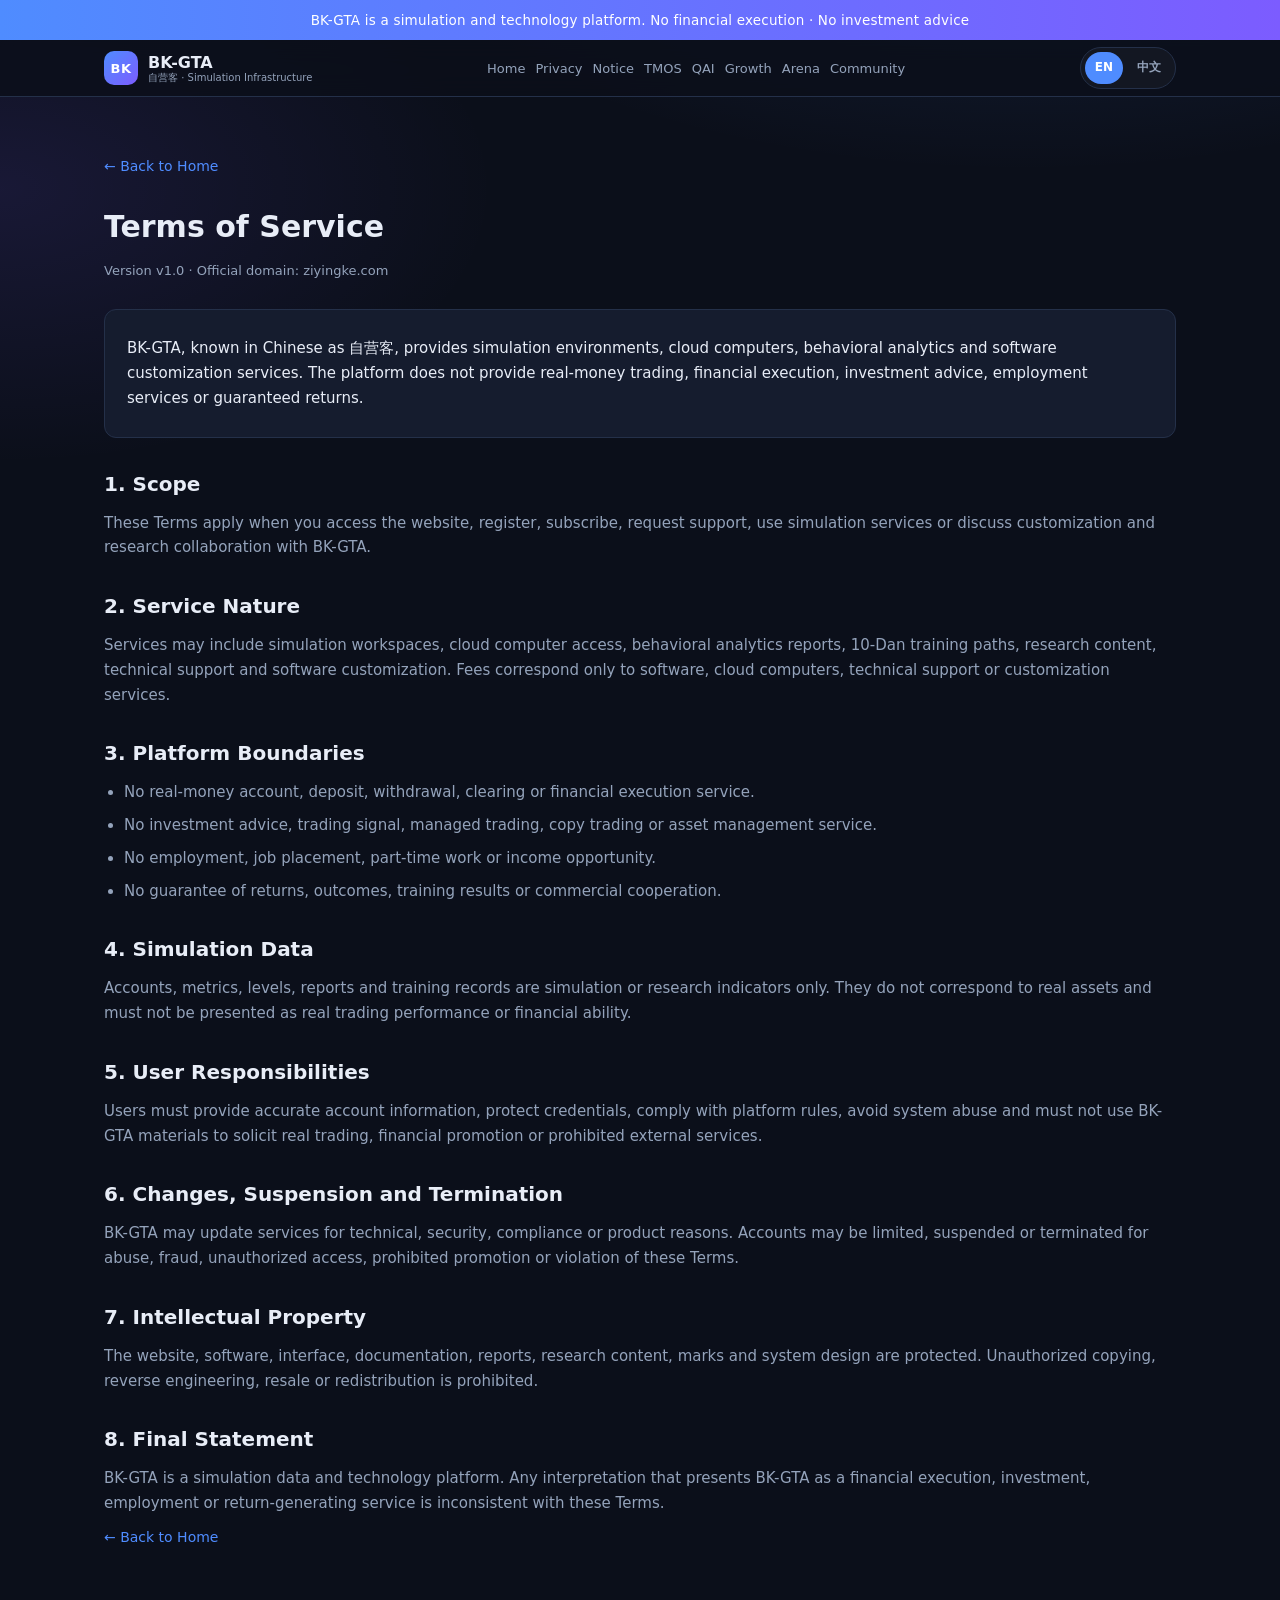
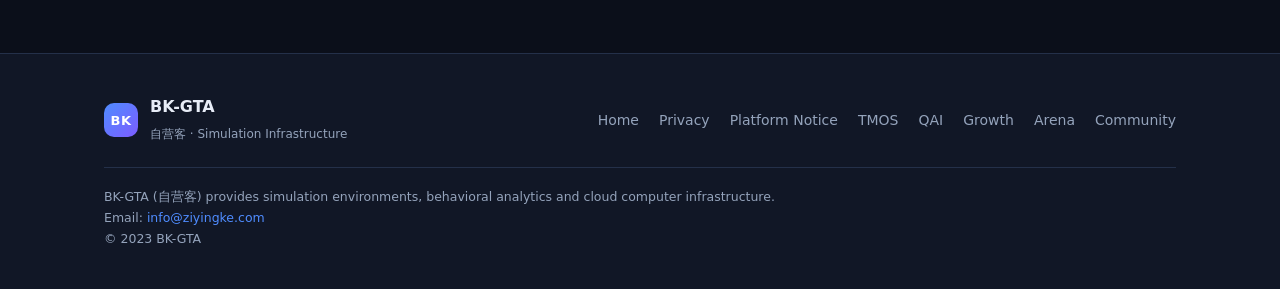
<file: terms.html>
<!DOCTYPE html>
<html lang="en">
<head>
  <meta charset="UTF-8" />
  <meta name="viewport" content="width=device-width, initial-scale=1.0" />
  <title>Terms of Service · BK-GTA</title>
  <meta name="description" content="BK-GTA terms of service for simulation data, cloud computers, behavioral analytics and software customization services." />
  <link rel="stylesheet" href="assets/css/style.css" />
</head>
<body>
  <div class="topbar"><span data-en="BK-GTA is a simulation and technology platform. No financial execution · No investment advice" data-zh="BK-GTA 是仿真与技术服务平台。不提供金融执行 · 不提供投资建议">BK-GTA is a simulation and technology platform. No financial execution · No investment advice</span></div>
  <header class="nav">
    <div class="container nav-inner">
      <a class="brand" href="index.html">
        <span class="brand-mark">BK</span>
        <span class="brand-text">BK-GTA<small data-en="自营客 · Simulation Infrastructure" data-zh="自营客 · 仿真基础设施">自营客 · Simulation Infrastructure</small></span>
      </a>
      <nav class="nav-links"><a href="index.html" data-en="Home" data-zh="首页">Home</a><a href="privacy.html">Privacy</a><a href="platform-notice.html" data-en="Notice" data-zh="声明">Notice</a><a href="https://t.ziyingke.com/" target="_blank" rel="noopener noreferrer">TMOS</a><a href="https://q.ziyingke.com/" target="_blank" rel="noopener noreferrer">QAI</a><a href="https://g.ziyingke.com/" target="_blank" rel="noopener noreferrer" data-en="Growth" data-zh="成长引擎">Growth</a><a href="https://ai.ziyingke.com/" target="_blank" rel="noopener noreferrer" data-en="Arena" data-zh="决策场">Arena</a><a href="https://bkgta.com" target="_blank" rel="noopener noreferrer" data-en="Community" data-zh="社区">Community</a></nav>
      <div class="lang-switch" aria-label="Language switcher">
        <button type="button" data-lang-switch="en">EN</button>
        <button type="button" data-lang-switch="zh">中文</button>
      </div>
    </div>
  </header>

  <main class="legal">
    <div class="container">
      <a class="back" href="index.html" data-en="← Back to Home" data-zh="← 返回首页">← Back to Home</a>
      <h1 data-en="Terms of Service" data-zh="用户协议 / Terms of Service">Terms of Service</h1>
      <p class="updated" data-en="Version v1.0 · Official domain: ziyingke.com" data-zh="版本 v1.0 · 官方域名：ziyingke.com">Version v1.0 · Official domain: ziyingke.com</p>

      <div class="lead-box">
        <p data-en="BK-GTA, known in Chinese as 自营客, provides simulation environments, cloud computers, behavioral analytics and software customization services. The platform does not provide real-money trading, financial execution, investment advice, employment services or guaranteed returns." data-zh="BK-GTA，中文名“自营客”，提供仿真环境、云电脑、行为分析与软件定制服务。平台不提供真实资金交易、金融执行、投资建议、雇佣服务或收益承诺。">BK-GTA, known in Chinese as 自营客, provides simulation environments, cloud computers, behavioral analytics and software customization services. The platform does not provide real-money trading, financial execution, investment advice, employment services or guaranteed returns.</p>
      </div>

      <h2 data-en="1. Scope" data-zh="一、适用范围">1. Scope</h2>
      <p data-en="These Terms apply when you access the website, register, subscribe, request support, use simulation services or discuss customization and research collaboration with BK-GTA." data-zh="当你访问网站、注册、订阅、请求支持、使用仿真服务，或与 BK-GTA 讨论定制和研究合作时，本协议适用。">These Terms apply when you access the website, register, subscribe, request support, use simulation services or discuss customization and research collaboration with BK-GTA.</p>

      <h2 data-en="2. Service Nature" data-zh="二、服务性质">2. Service Nature</h2>
      <p data-en="Services may include simulation workspaces, cloud computer access, behavioral analytics reports, 10-Dan training paths, research content, technical support and software customization. Fees correspond only to software, cloud computers, technical support or customization services." data-zh="服务可能包括仿真工作区、云电脑访问、行为分析报告、10-Dan 训练路径、研究内容、技术支持与软件定制。费用仅对应软件、云电脑、技术支持或定制服务。">Services may include simulation workspaces, cloud computer access, behavioral analytics reports, 10-Dan training paths, research content, technical support and software customization. Fees correspond only to software, cloud computers, technical support or customization services.</p>

      <h2 data-en="3. Platform Boundaries" data-zh="三、平台边界">3. Platform Boundaries</h2>
      <ul>
        <li data-en="No real-money account, deposit, withdrawal, clearing or financial execution service." data-zh="不提供真实资金账户、入金、出金、清算或金融执行服务。">No real-money account, deposit, withdrawal, clearing or financial execution service.</li>
        <li data-en="No investment advice, trading signal, managed trading, copy trading or asset management service." data-zh="不提供投资建议、交易信号、代操、跟单或资产管理服务。">No investment advice, trading signal, managed trading, copy trading or asset management service.</li>
        <li data-en="No employment, job placement, part-time work or income opportunity." data-zh="不提供雇佣、岗位、兼职或收入机会。">No employment, job placement, part-time work or income opportunity.</li>
        <li data-en="No guarantee of returns, outcomes, training results or commercial cooperation." data-zh="不保证收益、结果、训练效果或商业合作。">No guarantee of returns, outcomes, training results or commercial cooperation.</li>
      </ul>

      <h2 data-en="4. Simulation Data" data-zh="四、仿真数据">4. Simulation Data</h2>
      <p data-en="Accounts, metrics, levels, reports and training records are simulation or research indicators only. They do not correspond to real assets and must not be presented as real trading performance or financial ability." data-zh="账户、指标、段位、报告和训练记录均仅为仿真或研究指标，不对应真实资产，也不得被呈现为真实交易表现或金融能力证明。">Accounts, metrics, levels, reports and training records are simulation or research indicators only. They do not correspond to real assets and must not be presented as real trading performance or financial ability.</p>

      <h2 data-en="5. User Responsibilities" data-zh="五、用户责任">5. User Responsibilities</h2>
      <p data-en="Users must provide accurate account information, protect credentials, comply with platform rules, avoid system abuse and must not use BK-GTA materials to solicit real trading, financial promotion or prohibited external services." data-zh="用户应提供准确账户信息、保护登录凭证、遵守平台规则、避免滥用系统，不得使用 BK-GTA 材料诱导真实交易、金融推广或违规外部服务。">Users must provide accurate account information, protect credentials, comply with platform rules, avoid system abuse and must not use BK-GTA materials to solicit real trading, financial promotion or prohibited external services.</p>

      <h2 data-en="6. Changes, Suspension and Termination" data-zh="六、变更、限制与终止">6. Changes, Suspension and Termination</h2>
      <p data-en="BK-GTA may update services for technical, security, compliance or product reasons. Accounts may be limited, suspended or terminated for abuse, fraud, unauthorized access, prohibited promotion or violation of these Terms." data-zh="BK-GTA 可因技术、安全、合规或产品原因更新服务。若用户滥用、欺诈、未经授权访问、违规宣传或违反本协议，账户可能被限制、暂停或终止。">BK-GTA may update services for technical, security, compliance or product reasons. Accounts may be limited, suspended or terminated for abuse, fraud, unauthorized access, prohibited promotion or violation of these Terms.</p>

      <h2 data-en="7. Intellectual Property" data-zh="七、知识产权">7. Intellectual Property</h2>
      <p data-en="The website, software, interface, documentation, reports, research content, marks and system design are protected. Unauthorized copying, reverse engineering, resale or redistribution is prohibited." data-zh="网站、软件、界面、文档、报告、研究内容、标识与系统设计均受保护。未经授权不得复制、反编译、转售或再分发。">The website, software, interface, documentation, reports, research content, marks and system design are protected. Unauthorized copying, reverse engineering, resale or redistribution is prohibited.</p>

      <h2 data-en="8. Final Statement" data-zh="八、最终声明">8. Final Statement</h2>
      <p data-en="BK-GTA is a simulation data and technology platform. Any interpretation that presents BK-GTA as a financial execution, investment, employment or return-generating service is inconsistent with these Terms." data-zh="BK-GTA 是仿真数据与技术平台。任何将 BK-GTA 表述为金融执行、投资、雇佣或收益服务的解释，均与本协议不一致。">BK-GTA is a simulation data and technology platform. Any interpretation that presents BK-GTA as a financial execution, investment, employment or return-generating service is inconsistent with these Terms.</p>

      <a class="back" href="index.html" data-en="← Back to Home" data-zh="← 返回首页">← Back to Home</a>
    </div>
  </main>

  <footer class="footer">
    <div class="container footer-inner">
      <div class="footer-brand"><span class="brand-mark">BK</span><div><strong>BK-GTA</strong><small data-en="自营客 · Simulation Infrastructure" data-zh="自营客 · 仿真基础设施">自营客 · Simulation Infrastructure</small></div></div>
      <nav class="footer-links"><a href="index.html" data-en="Home" data-zh="首页">Home</a><a href="privacy.html">Privacy</a><a href="platform-notice.html">Platform Notice</a><a href="https://t.ziyingke.com/" target="_blank" rel="noopener noreferrer">TMOS</a><a href="https://q.ziyingke.com/" target="_blank" rel="noopener noreferrer">QAI</a><a href="https://g.ziyingke.com/" target="_blank" rel="noopener noreferrer" data-en="Growth" data-zh="成长引擎">Growth</a><a href="https://ai.ziyingke.com/" target="_blank" rel="noopener noreferrer" data-en="Arena" data-zh="决策场">Arena</a><a href="https://bkgta.com" target="_blank" rel="noopener noreferrer" data-en="Community" data-zh="社区">Community</a></nav>
      <p class="footer-note" data-en="BK-GTA (自营客) provides simulation environments, behavioral analytics and cloud computer infrastructure.<br>Email: <a href='mailto:info@ziyingke.com'>info@ziyingke.com</a><br>© 2023 BK-GTA" data-zh="BK-GTA（自营客）提供仿真环境、行为分析与云电脑基础设施。<br>联系邮箱：<a href='mailto:info@ziyingke.com'>info@ziyingke.com</a><br>© 2023 BK-GTA">BK-GTA (自营客) provides simulation environments, behavioral analytics and cloud computer infrastructure.<br>Email: <a href="mailto:info@ziyingke.com">info@ziyingke.com</a><br>© 2023 BK-GTA</p>
    </div>
  </footer>
  <script src="assets/js/main.js"></script>
</body>
</html>
</file>
<file: assets/css/style.css>
:root {
  --bg: #0b0f1a;
  --bg-alt: #111726;
  --panel: #151c2e;
  --panel-2: #1b2438;
  --border: #243049;
  --text: #e8edf7;
  --muted: #94a3bb;
  --brand: #4f8cff;
  --brand-2: #7c5cff;
  --accent: #2dd4bf;
  --warn: #ffb020;
  --warn-bg: #2a2212;
  --radius: 16px;
  --maxw: 1120px;
  --font: "Segoe UI", "PingFang SC", "Microsoft YaHei", system-ui, -apple-system, sans-serif;
}

* { box-sizing: border-box; margin: 0; padding: 0; }

html { scroll-behavior: smooth; }

body {
  font-family: var(--font);
  background: radial-gradient(1200px 600px at 80% -10%, rgba(79,140,255,.18), transparent 60%),
              radial-gradient(900px 500px at 0% 10%, rgba(124,92,255,.12), transparent 55%),
              var(--bg);
  color: var(--text);
  line-height: 1.65;
  -webkit-font-smoothing: antialiased;
}

.container { max-width: var(--maxw); margin: 0 auto; padding: 0 24px; }

a { color: var(--brand); text-decoration: none; }
a:hover { color: #7fb0ff; }

/* Topbar */
.topbar {
  background: linear-gradient(90deg, var(--brand), var(--brand-2));
  color: #fff;
  font-size: 13.5px;
  text-align: center;
  padding: 9px 16px;
  letter-spacing: .2px;
}
.topbar strong { font-weight: 700; }

/* Nav */
.nav {
  position: sticky; top: 0; z-index: 50;
  background: rgba(11,15,26,.82);
  backdrop-filter: blur(12px);
  border-bottom: 1px solid var(--border);
}
.nav-inner { display: flex; align-items: center; justify-content: space-between; gap: 12px; min-height: 56px; }
.brand { display: flex; align-items: center; gap: 10px; color: var(--text); font-weight: 700; flex-shrink: 0; }
.brand-mark {
  display: grid; place-items: center;
  width: 34px; height: 34px; border-radius: 10px;
  background: linear-gradient(135deg, var(--brand), var(--brand-2));
  color: #fff; font-weight: 800; letter-spacing: .5px; font-size: 13px;
}
.brand-text { display: flex; flex-direction: column; line-height: 1.1; }
.brand-text small { font-size: 10px; color: var(--muted); font-weight: 500; }
.nav-links { display: flex; flex-wrap: wrap; justify-content: flex-end; gap: 6px 10px; align-items: center; }
.nav-links a { color: var(--muted); font-size: 13px; font-weight: 500; white-space: nowrap; }
.nav-links a:hover { color: var(--text); }
.lang-switch {
  display: inline-flex; align-items: center; gap: 4px; padding: 4px;
  border: 1px solid var(--border); border-radius: 999px; background: rgba(255,255,255,.03);
}
.lang-switch button {
  border: 0; border-radius: 999px; padding: 6px 10px; color: var(--muted);
  background: transparent; cursor: pointer; font: inherit; font-size: 12px; font-weight: 700;
}
.lang-switch button.active { color: #fff; background: var(--brand); }
.nav-toggle { display: none; background: none; border: none; color: var(--text); font-size: 22px; cursor: pointer; }

/* Hero */
.hero { padding: 72px 0 64px; }
.hero-inner { display: grid; grid-template-columns: 1.15fr .85fr; gap: 48px; align-items: center; }
.pill {
  display: inline-block; font-size: 13px; color: var(--accent);
  background: rgba(45,212,191,.1); border: 1px solid rgba(45,212,191,.25);
  padding: 6px 14px; border-radius: 999px; margin-bottom: 20px;
}
.hero h1 { font-size: 46px; line-height: 1.15; font-weight: 800; letter-spacing: -.5px; }
.lead { color: var(--muted); font-size: 18px; margin: 20px 0 28px; max-width: 560px; }
.lead strong { color: var(--text); }
.hero-cta { display: flex; gap: 14px; flex-wrap: wrap; }
.hero-fineprint { color: var(--muted); font-size: 13px; margin-top: 18px; }

.btn {
  display: inline-flex; align-items: center; justify-content: center;
  padding: 13px 24px; border-radius: 12px; font-weight: 600; font-size: 15px;
  border: 1px solid transparent; cursor: pointer; transition: .18s;
}
.btn-primary { background: linear-gradient(135deg, var(--brand), var(--brand-2)); color: #fff; }
.btn-primary:hover { transform: translateY(-2px); box-shadow: 0 10px 30px rgba(79,140,255,.35); color: #fff; }
.btn-ghost { background: transparent; border-color: var(--border); color: var(--text); }
.btn-ghost:hover { border-color: var(--brand); color: var(--text); }

.hero-card {
  background: linear-gradient(180deg, var(--panel), var(--panel-2));
  border: 1px solid var(--border); border-radius: var(--radius);
  padding: 26px; position: relative; box-shadow: 0 24px 60px rgba(0,0,0,.35);
}
.sim-badge {
  position: absolute; top: 18px; right: 18px; font-size: 10.5px; letter-spacing: 1px;
  color: var(--warn); border: 1px solid rgba(255,176,32,.4); background: rgba(255,176,32,.08);
  padding: 4px 10px; border-radius: 999px; font-weight: 700;
}
.sim-row { display: flex; justify-content: space-between; padding: 12px 0; border-bottom: 1px dashed var(--border); font-size: 15px; }
.sim-row span { color: var(--muted); }
.sim-row b { font-weight: 600; }
.sim-row b.no { color: var(--warn); }
.sim-note { color: var(--muted); font-size: 12.5px; margin-top: 14px; }

/* Sections */
.section { padding: 76px 0; }
.section-alt { background: var(--bg-alt); border-top: 1px solid var(--border); border-bottom: 1px solid var(--border); }
.section-title { font-size: 32px; font-weight: 800; letter-spacing: -.3px; }
.section-title .hl { color: var(--warn); }
.section-sub { color: var(--muted); font-size: 17px; margin: 14px 0 36px; max-width: 760px; }
.section-sub strong { color: var(--text); }

/* Grid + cards */
.grid { display: grid; gap: 20px; }
.grid-2 { grid-template-columns: repeat(2, 1fr); }
.grid-3 { grid-template-columns: repeat(3, 1fr); }
.card {
  background: var(--panel); border: 1px solid var(--border); border-radius: var(--radius);
  padding: 24px; transition: .18s;
}
.card:hover { transform: translateY(-3px); border-color: #34466b; }
.card h3 { font-size: 18px; margin-bottom: 8px; }
.card p { color: var(--muted); font-size: 15px; }
.card p strong { color: var(--text); }
.card .ic {
  width: 34px; height: 34px; border-radius: 9px; display: grid; place-items: center;
  background: rgba(79,140,255,.12); color: var(--brand); font-weight: 700; margin-bottom: 12px;
}
.card.warn { background: var(--warn-bg); border-color: rgba(255,176,32,.3); }
.card.warn h3 { color: var(--warn); }
.card.warn p { color: #d9c9a3; }
.card.warn p strong { color: #fff; }

.callout {
  margin-top: 28px; padding: 22px 24px; border-radius: var(--radius);
  background: rgba(79,140,255,.08); border: 1px solid rgba(79,140,255,.3);
  font-size: 16px; color: var(--text);
}
.callout strong { color: #fff; }

.note-line { color: var(--muted); font-size: 14px; margin-top: 24px; }
.note-line strong { color: var(--text); }

/* Data value */
.data-flow {
  display: grid; grid-template-columns: 1fr auto 1fr auto 1fr auto 1fr;
  gap: 12px; align-items: center; margin: 4px 0 32px;
}
.flow-step {
  min-height: 118px; background: linear-gradient(180deg, var(--panel), var(--panel-2));
  border: 1px solid var(--border); border-radius: var(--radius); padding: 18px;
}
.flow-step span {
  display: grid; place-items: center; width: 28px; height: 28px; border-radius: 50%;
  background: rgba(79,140,255,.14); color: var(--brand); font-weight: 800; font-size: 13px;
  margin-bottom: 12px;
}
.flow-step strong { display: block; font-size: 16px; margin-bottom: 4px; }
.flow-step small { color: var(--muted); font-size: 13px; }
.flow-arrow { color: var(--brand); font-size: 22px; font-weight: 800; }

/* Rank strip */
.rank-strip { display: flex; flex-wrap: wrap; gap: 8px; margin-bottom: 32px; }
.rank-strip span {
  flex: 1; min-width: 70px; text-align: center; padding: 14px 0; border-radius: 10px;
  background: var(--panel); border: 1px solid var(--border); color: var(--muted); font-weight: 600;
}
.rank-strip span.top { background: linear-gradient(135deg, var(--brand), var(--brand-2)); color: #fff; border: none; }

/* Timeline */
.timeline { display: grid; grid-template-columns: repeat(4, 1fr); gap: 18px; }
.step { display: flex; gap: 14px; background: var(--panel); border: 1px solid var(--border); border-radius: var(--radius); padding: 20px; }
.step-num {
  flex: none; width: 32px; height: 32px; border-radius: 50%; display: grid; place-items: center;
  background: linear-gradient(135deg, var(--brand), var(--brand-2)); color: #fff; font-weight: 700;
}
.step h3 { font-size: 16px; }
.step p { color: var(--muted); font-size: 14px; }

/* Pricing */
.pricing .price-card { display: flex; flex-direction: column; }
.price { display: flex; flex-direction: column; align-items: flex-start; gap: 6px; margin: 8px 0 16px; }
.price-amount { font-size: 40px; font-weight: 800; line-height: 1.1; color: var(--text); }
.price-period { font-size: 14px; color: var(--muted); font-weight: 500; line-height: 1.4; }
.price small:not(.price-period) { font-size: 16px; color: var(--muted); font-weight: 500; }
.price-card.highlight { border-color: var(--brand); box-shadow: 0 0 0 1px var(--brand) inset; }
.price-card ul { list-style: none; display: grid; gap: 10px; margin-bottom: 18px; }
.price-card li { color: var(--muted); font-size: 15px; padding-left: 24px; position: relative; }
.price-card li::before { content: "✓"; position: absolute; left: 0; color: var(--accent); font-weight: 700; }
.price-card li strong { color: var(--text); }
.tag {
  margin-top: auto; align-self: flex-start; font-size: 12.5px; color: var(--accent);
  background: rgba(45,212,191,.1); border: 1px solid rgba(45,212,191,.25); padding: 5px 12px; border-radius: 999px;
}

/* FAQ */
.faq { display: grid; gap: 12px; }
.faq-item { background: var(--panel); border: 1px solid var(--border); border-radius: 12px; overflow: hidden; }
.faq-q {
  width: 100%; text-align: left; background: none; border: none; color: var(--text);
  font-size: 16px; font-weight: 600; padding: 18px 20px; cursor: pointer;
  display: flex; justify-content: space-between; align-items: center; gap: 16px;
}
.faq-q > span:first-child { color: var(--text); font-size: 16px; font-weight: 600; }
.faq-q > span:last-child { color: var(--brand); font-size: 22px; font-weight: 400; transition: .2s; }
.faq-item.open .faq-q > span:last-child { transform: rotate(45deg); }
.faq-a { max-height: 0; overflow: hidden; transition: max-height .25s ease; }
.faq-a p { padding: 0 20px 18px; color: var(--muted); font-size: 15px; }

/* Disclaimer */
.disclaimer-section { padding-top: 0; }
.disclaimer { background: var(--warn-bg); border: 1px solid rgba(255,176,32,.3); border-radius: var(--radius); padding: 32px; }
.disclaimer h2 { color: var(--warn); font-size: 22px; margin-bottom: 14px; }
.disclaimer p { color: #d9c9a3; margin: 10px 0; }
.disclaimer p strong, .disclaimer li strong { color: #fff; }
.disclaimer ul { margin: 12px 0 12px 20px; color: #d9c9a3; }
.disclaimer li { margin: 6px 0; }

/* Footer */
.footer { border-top: 1px solid var(--border); background: var(--bg-alt); padding: 40px 0; }
.footer-inner { display: flex; flex-wrap: wrap; gap: 20px; align-items: center; justify-content: space-between; }
.footer-brand { display: flex; align-items: center; gap: 12px; }
.footer-brand strong { display: block; }
.footer-brand small { color: var(--muted); font-size: 12px; }
.footer-links { display: flex; gap: 20px; }
.footer-links a { color: var(--muted); font-size: 14px; }
.footer-links a:hover { color: var(--text); }
.footer-note { width: 100%; color: var(--muted); font-size: 12.5px; border-top: 1px solid var(--border); padding-top: 18px; line-height: 1.7; }
.footer-note a { color: var(--brand); }

/* Legal pages */
.legal { padding: 56px 0 80px; }
.legal h1 { font-size: 30px; margin-bottom: 8px; }
.legal .updated { color: var(--muted); font-size: 13px; margin-bottom: 28px; }
.legal h2 { font-size: 20px; margin: 30px 0 10px; color: var(--text); }
.legal h3 { font-size: 16px; margin: 18px 0 8px; color: var(--brand); }
.legal p, .legal li { color: var(--muted); font-size: 15px; margin: 8px 0; }
.legal ul { margin-left: 20px; }
.legal .back { display: inline-block; margin-bottom: 24px; font-size: 14px; }
.legal .lead-box { background: var(--panel); border: 1px solid var(--border); border-radius: 12px; padding: 18px 22px; }
.legal .lead-box p { color: var(--text); }

/* Responsive */
@media (max-width: 1100px) {
  .nav-links#navLinks {
    position: absolute; top: 56px; left: 0; right: 0; flex-direction: column;
    background: var(--bg-alt); border-bottom: 1px solid var(--border); padding: 12px 24px; gap: 4px;
    display: none; flex-wrap: nowrap; justify-content: flex-start;
  }
  .nav-links#navLinks.open { display: flex; }
  .nav-links#navLinks a { padding: 10px 0; }
  .nav-toggle { display: block; }
}
@media (max-width: 880px) {
  .nav-links:not(#navLinks) {
    position: static; display: flex; flex-direction: row; flex-wrap: wrap;
    background: transparent; border-bottom: 0; padding: 0; gap: 10px 12px;
  }
  .nav-links:not(#navLinks) a { padding: 0; }
  .hero-inner { grid-template-columns: 1fr; gap: 32px; }
  .hero h1 { font-size: 34px; }
  .grid-2, .grid-3, .timeline { grid-template-columns: 1fr; }
  .data-flow { grid-template-columns: 1fr; }
  .flow-arrow { transform: rotate(90deg); justify-self: center; }
  .section-title { font-size: 26px; }
}
</file>
